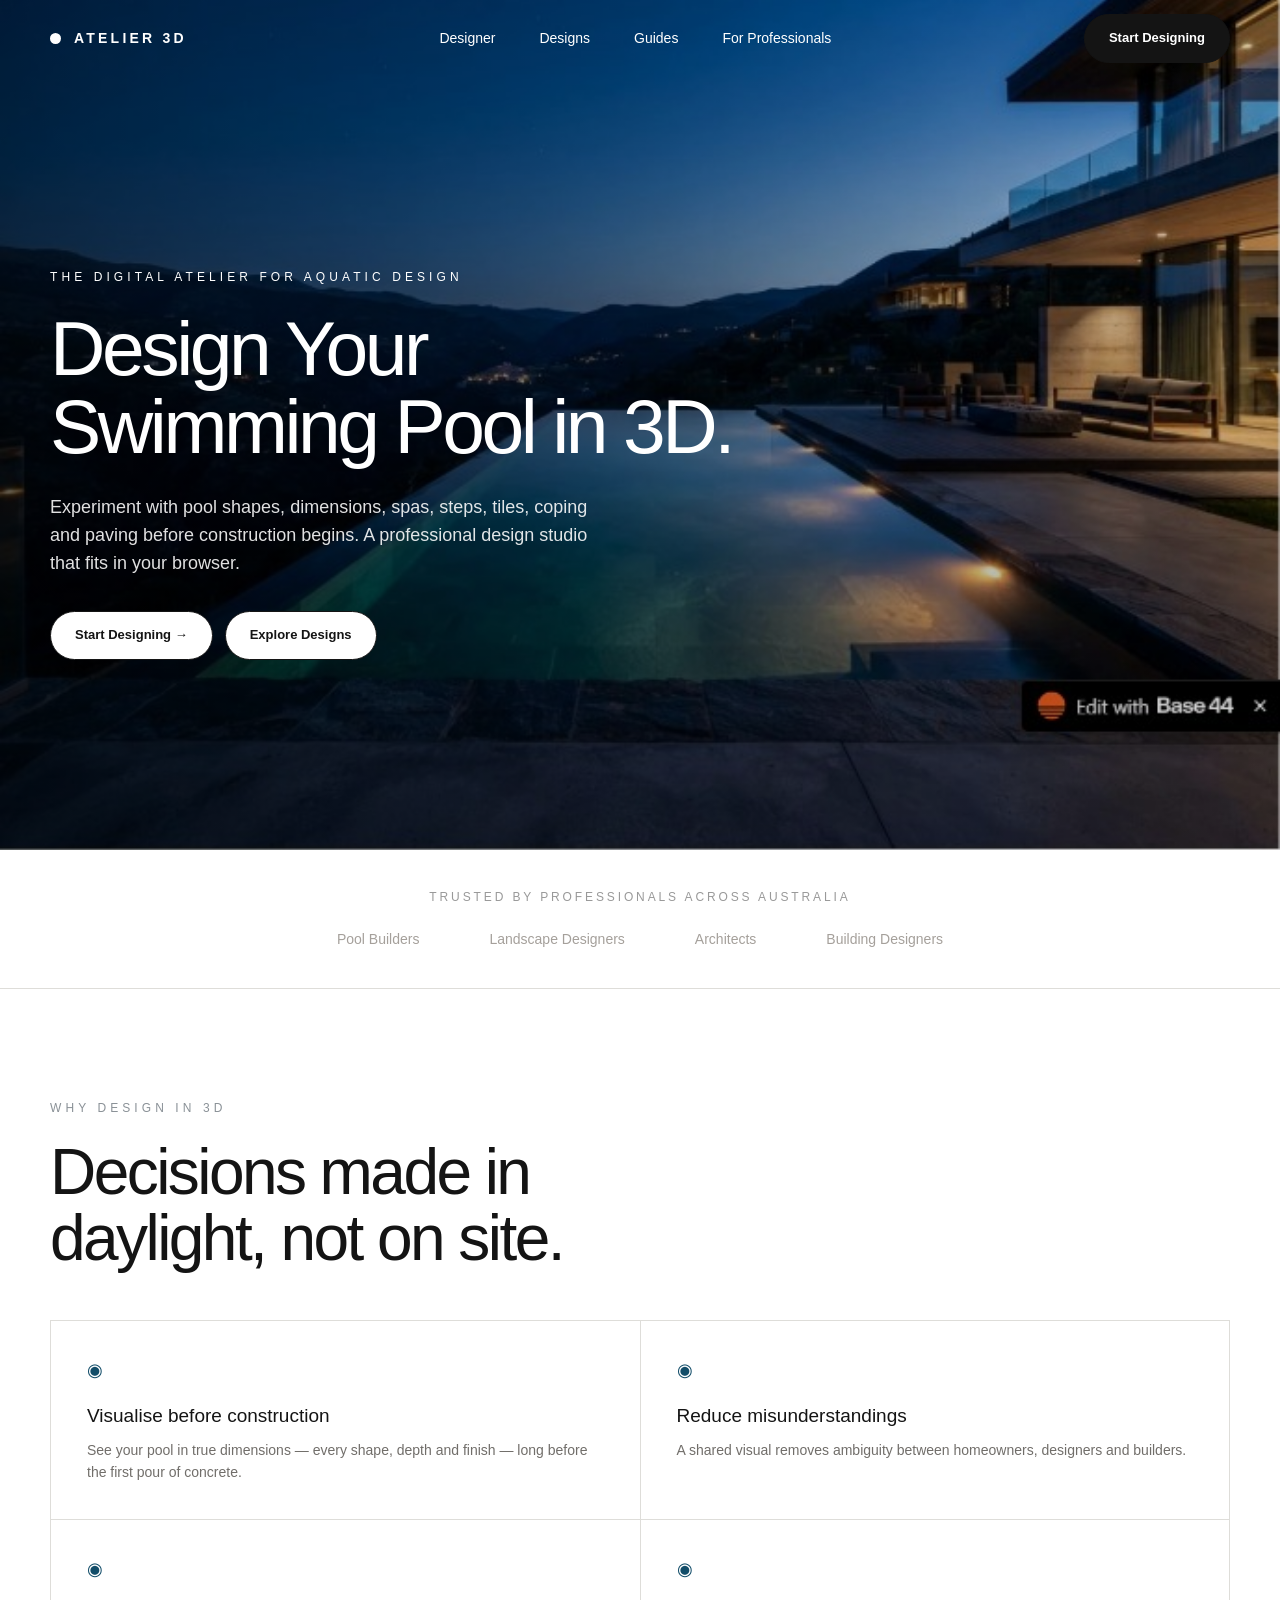
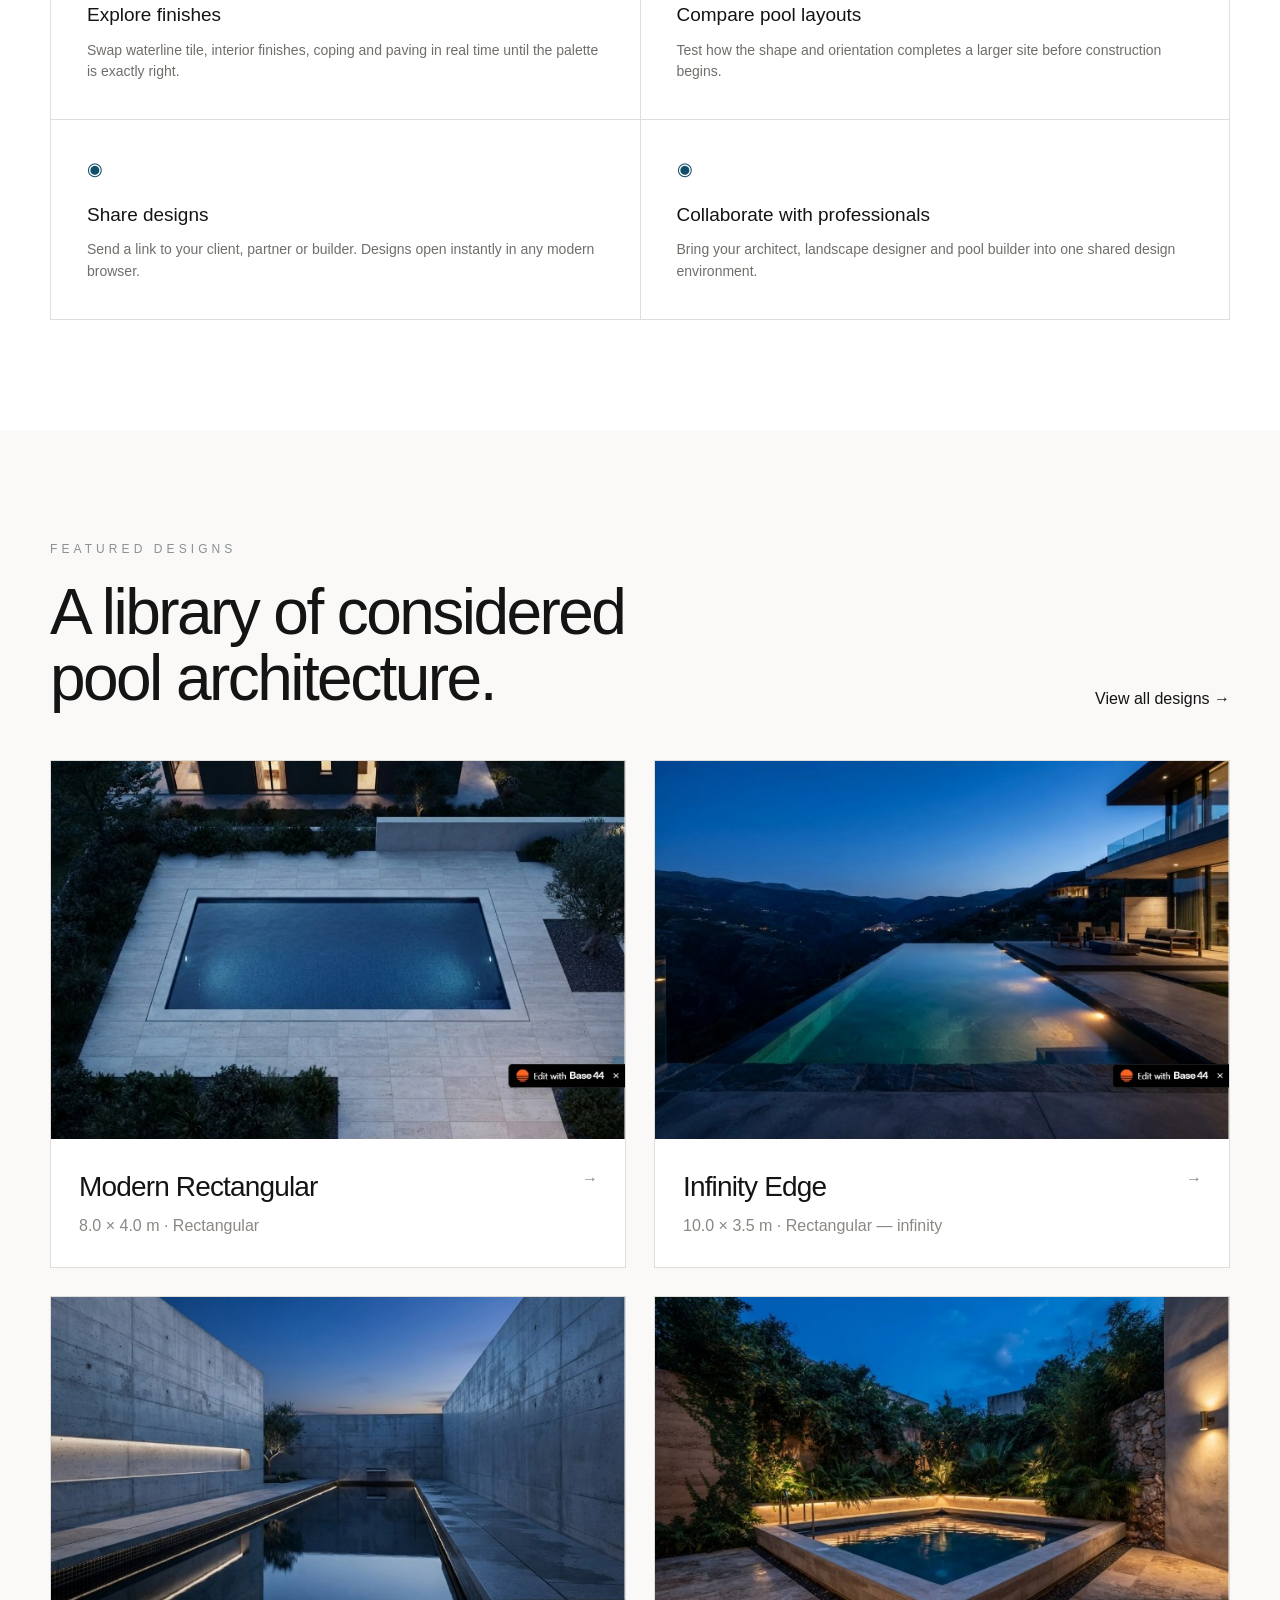
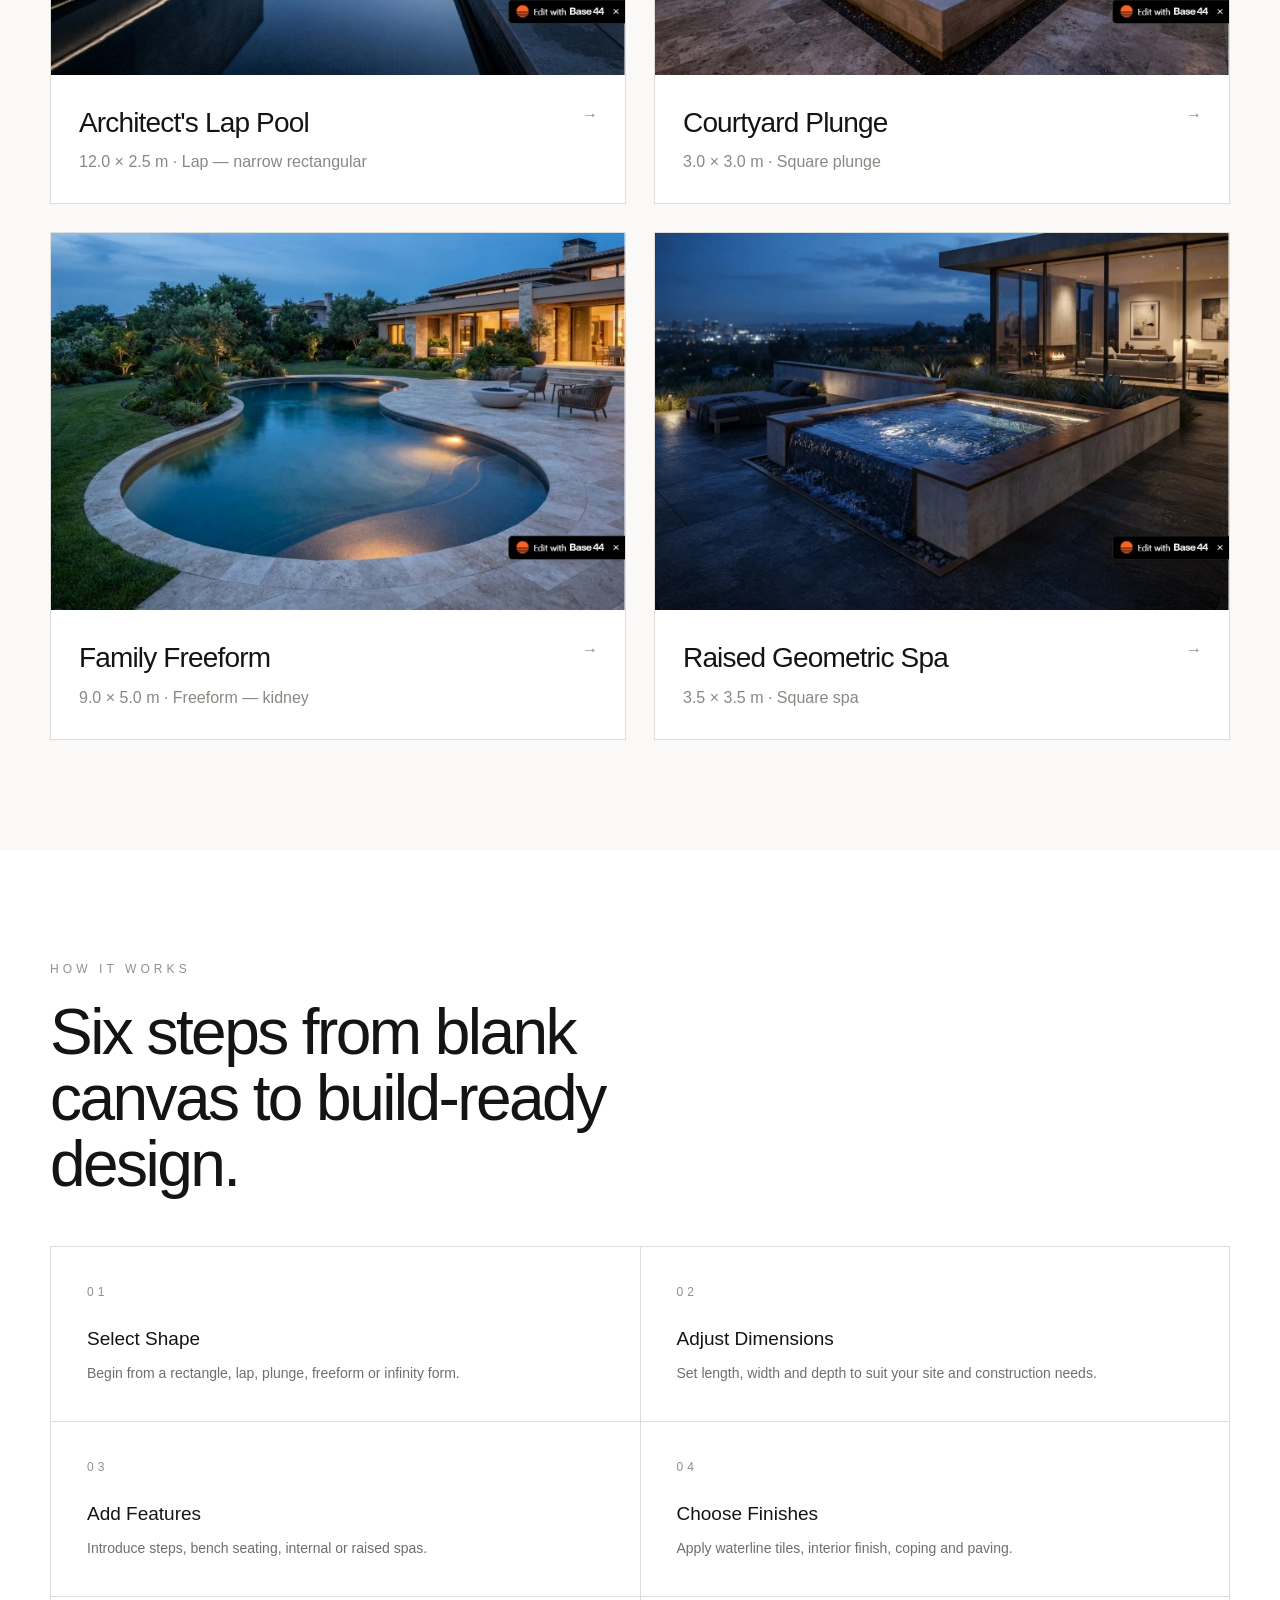
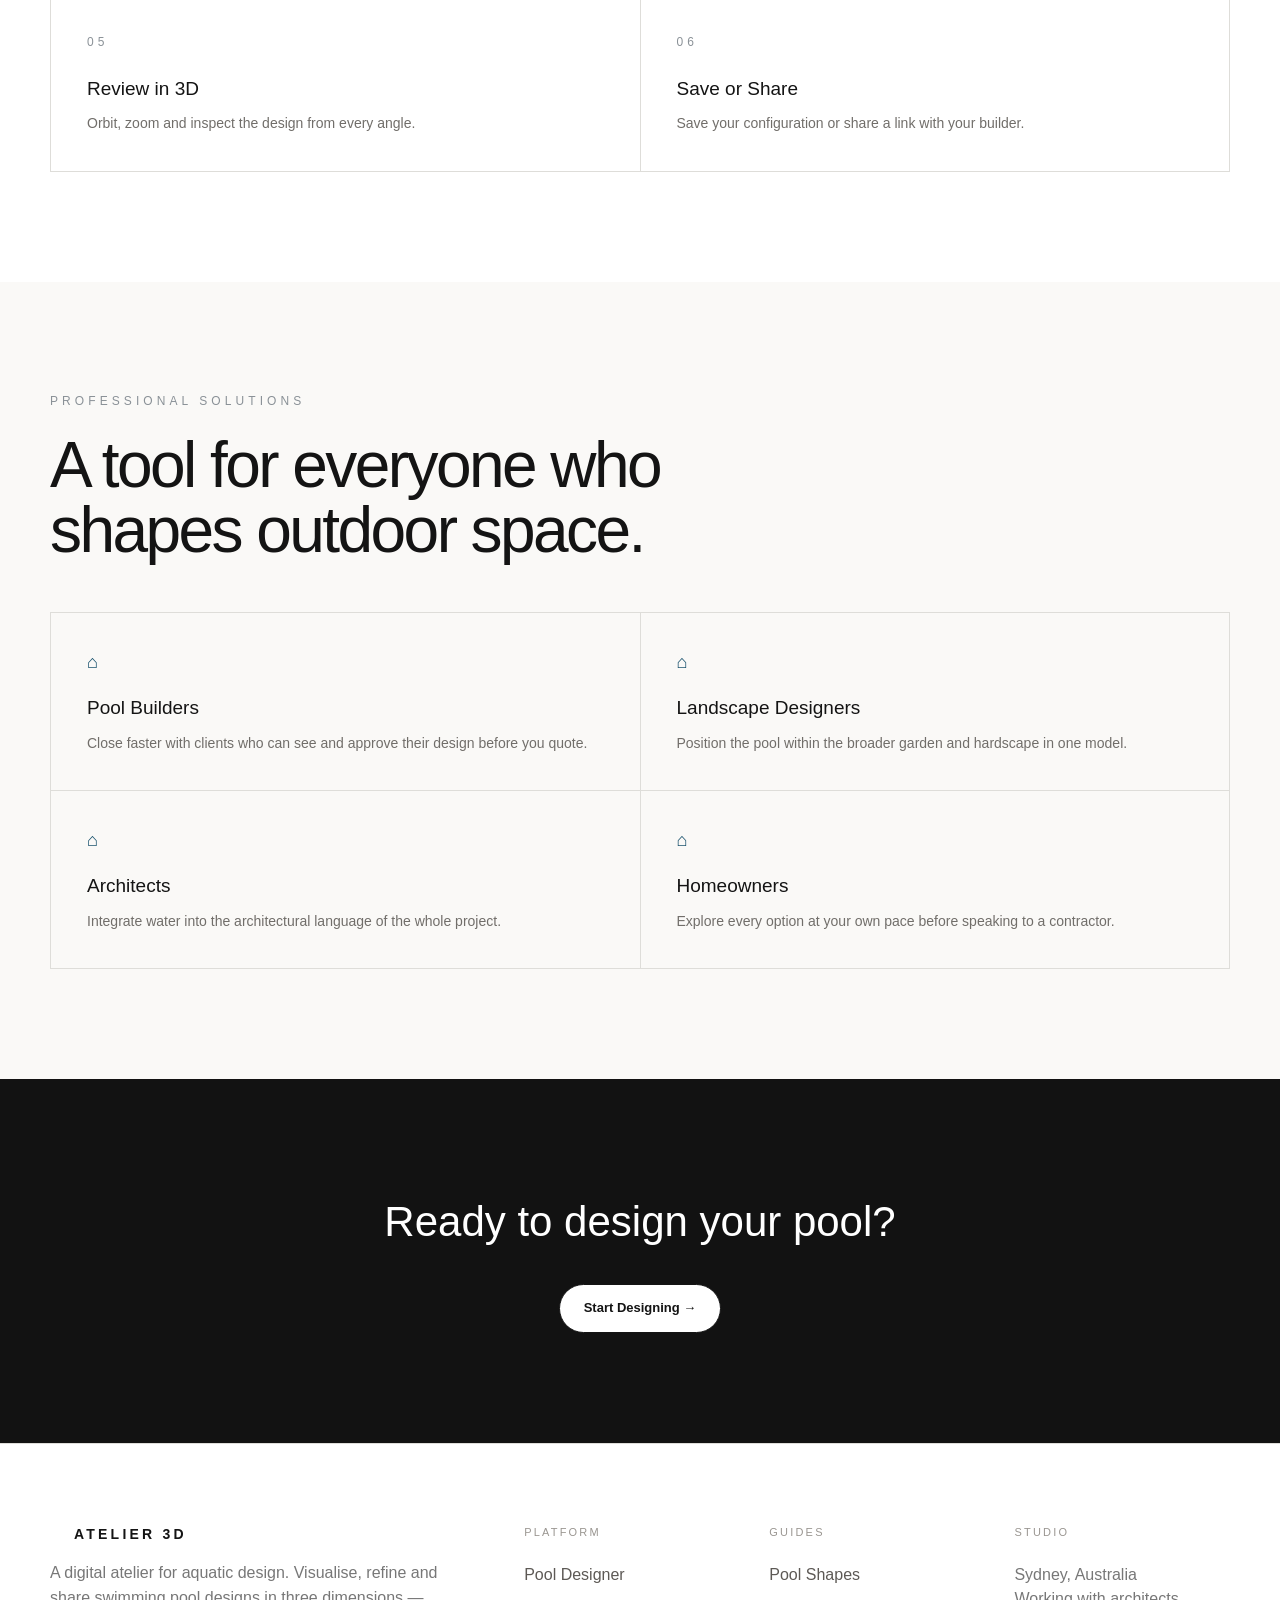
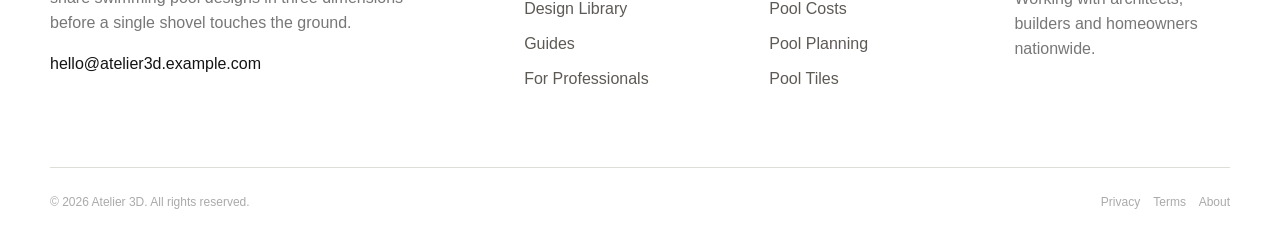
<file: index.html>
<!doctype html><html lang="en"><head><meta charset="utf-8"><meta name="viewport" content="width=device-width,initial-scale=1">
<title>Design Your Swimming Pool in 3D | Atelier 3D</title><meta name="description" content="Atelier 3D pool design studio">
<link rel="stylesheet" href="assets/css/site.css"></head><body class="home-page">

<header class="site-header"><div class="shell nav-wrap">
<a class="brand" href="index.html"><span class="brand-dot"></span>ATELIER 3D</a>
<nav class="main-nav">
<a href="pool-designer/index.html">Designer</a>
<a href="pool-designs/index.html">Designs</a>
<a href="guides/index.html">Guides</a>
<a href="professionals/index.html">For Professionals</a>
</nav>
<a class="btn btn-dark" href="pool-designer/index.html">Start Designing</a>
<button class="mobile-toggle" aria-label="Open menu">☰</button>
</div></header>
<main>
<section class="hero"><div class="shell hero-inner"><div class="hero-copy"><div class="eyebrow" style="color:#fff">The digital atelier for aquatic design</div>
<h1>Design Your Swimming Pool in 3D.</h1><p>Experiment with pool shapes, dimensions, spas, steps, tiles, coping and paving before construction begins. A professional design studio that fits in your browser.</p>
<div class="hero-actions"><a class="btn btn-light" href="pool-designer/index.html">Start Designing →</a><a class="btn btn-light" href="pool-designs/index.html">Explore Designs</a></div></div></div></section>
<section class="trust"><div class="shell">Trusted by professionals across Australia<div class="trust-list"><span>Pool Builders</span><span>Landscape Designers</span><span>Architects</span><span>Building Designers</span></div></div></section>
<section class="section"><div class="shell"><div class="eyebrow">Why design in 3D</div><div class="section-head"><h2>Decisions made in daylight, not on site.</h2></div>
<div class="feature-grid"><div class="feature-card"><div class="icon">◉</div><h3>Visualise before construction</h3><p>See your pool in true dimensions — every shape, depth and finish — long before the first pour of concrete.</p></div><div class="feature-card"><div class="icon">◉</div><h3>Reduce misunderstandings</h3><p>A shared visual removes ambiguity between homeowners, designers and builders.</p></div><div class="feature-card"><div class="icon">◉</div><h3>Explore finishes</h3><p>Swap waterline tile, interior finishes, coping and paving in real time until the palette is exactly right.</p></div><div class="feature-card"><div class="icon">◉</div><h3>Compare pool layouts</h3><p>Test how the shape and orientation completes a larger site before construction begins.</p></div><div class="feature-card"><div class="icon">◉</div><h3>Share designs</h3><p>Send a link to your client, partner or builder. Designs open instantly in any modern browser.</p></div><div class="feature-card"><div class="icon">◉</div><h3>Collaborate with professionals</h3><p>Bring your architect, landscape designer and pool builder into one shared design environment.</p></div></div></div></section>
<section class="section section-soft"><div class="shell"><div class="eyebrow">Featured designs</div><div class="section-head"><h2>A library of considered pool architecture.</h2><a href="pool-designs/index.html">View all designs →</a></div><div class="design-grid"><a class="design-card" href="pool-designs/modern-rectangular/index.html"><img src="assets/images/modern-rectangular.jpg" alt="Modern Rectangular">
<div class="design-copy"><h3>Modern Rectangular</h3><p>8.0 × 4.0 m · Rectangular</p><span class="arrow">→</span></div></a><a class="design-card" href="pool-designs/infinity-edge/index.html"><img src="assets/images/infinity-edge.jpg" alt="Infinity Edge">
<div class="design-copy"><h3>Infinity Edge</h3><p>10.0 × 3.5 m · Rectangular — infinity</p><span class="arrow">→</span></div></a><a class="design-card" href="pool-designs/architect-lap-pool/index.html"><img src="assets/images/architect-lap-pool.jpg" alt="Architect's Lap Pool">
<div class="design-copy"><h3>Architect's Lap Pool</h3><p>12.0 × 2.5 m · Lap — narrow rectangular</p><span class="arrow">→</span></div></a><a class="design-card" href="pool-designs/courtyard-plunge/index.html"><img src="assets/images/courtyard-plunge.jpg" alt="Courtyard Plunge">
<div class="design-copy"><h3>Courtyard Plunge</h3><p>3.0 × 3.0 m · Square plunge</p><span class="arrow">→</span></div></a><a class="design-card" href="pool-designs/family-freeform/index.html"><img src="assets/images/family-freeform.jpg" alt="Family Freeform">
<div class="design-copy"><h3>Family Freeform</h3><p>9.0 × 5.0 m · Freeform — kidney</p><span class="arrow">→</span></div></a><a class="design-card" href="pool-designs/raised-geometric-spa/index.html"><img src="assets/images/raised-geometric-spa.jpg" alt="Raised Geometric Spa">
<div class="design-copy"><h3>Raised Geometric Spa</h3><p>3.5 × 3.5 m · Square spa</p><span class="arrow">→</span></div></a></div></div></section>
<section class="section"><div class="shell"><div class="eyebrow">How it works</div><div class="section-head"><h2>Six steps from blank canvas to build-ready design.</h2></div><div class="steps-grid"><div class="step-card"><div class="eyebrow">01</div><h3>Select Shape</h3><p>Begin from a rectangle, lap, plunge, freeform or infinity form.</p></div><div class="step-card"><div class="eyebrow">02</div><h3>Adjust Dimensions</h3><p>Set length, width and depth to suit your site and construction needs.</p></div><div class="step-card"><div class="eyebrow">03</div><h3>Add Features</h3><p>Introduce steps, bench seating, internal or raised spas.</p></div><div class="step-card"><div class="eyebrow">04</div><h3>Choose Finishes</h3><p>Apply waterline tiles, interior finish, coping and paving.</p></div><div class="step-card"><div class="eyebrow">05</div><h3>Review in 3D</h3><p>Orbit, zoom and inspect the design from every angle.</p></div><div class="step-card"><div class="eyebrow">06</div><h3>Save or Share</h3><p>Save your configuration or share a link with your builder.</p></div></div></div></section>
<section class="section section-soft"><div class="shell"><div class="eyebrow">Professional solutions</div><div class="section-head"><h2>A tool for everyone who shapes outdoor space.</h2></div><div class="role-grid">
<div class="role-card"><div class="icon">⌂</div><h3>Pool Builders</h3><p>Close faster with clients who can see and approve their design before you quote.</p></div><div class="role-card"><div class="icon">⌂</div><h3>Landscape Designers</h3><p>Position the pool within the broader garden and hardscape in one model.</p></div><div class="role-card"><div class="icon">⌂</div><h3>Architects</h3><p>Integrate water into the architectural language of the whole project.</p></div><div class="role-card"><div class="icon">⌂</div><h3>Homeowners</h3><p>Explore every option at your own pace before speaking to a contractor.</p></div></div></div></section>
<section class="section-dark dark-cta"><h2>Ready to design your pool?</h2><a class="btn btn-light" href="pool-designer/index.html">Start Designing →</a></section>
</main>
<footer class="site-footer"><div class="shell">
<div class="footer-grid">
<div><a class="brand" href="index.html"><span class="brand-dot"></span>ATELIER 3D</a>
<p class="footer-copy">A digital atelier for aquatic design. Visualise, refine and share swimming pool designs in three dimensions — before a single shovel touches the ground.</p>
<p>hello@atelier3d.example.com</p></div>
<div class="footer-col"><div class="footer-title">Platform</div><a href="pool-designer/index.html">Pool Designer</a><a href="pool-designs/index.html">Design Library</a><a href="guides/index.html">Guides</a><a href="professionals/index.html">For Professionals</a></div>
<div class="footer-col"><div class="footer-title">Guides</div><a href="guides/pool-shapes/index.html">Pool Shapes</a><a href="guides/pool-costs/index.html">Pool Costs</a><a href="guides/pool-planning/index.html">Pool Planning</a><a href="guides/pool-tiles/index.html">Pool Tiles</a></div>
<div class="footer-col"><div class="footer-title">Studio</div><p class="footer-copy">Sydney, Australia<br>Working with architects, builders and homeowners nationwide.</p></div>
</div>
<div class="footer-bottom"><span>© 2026 Atelier 3D. All rights reserved.</span><span><a href="privacy-policy/index.html">Privacy</a>&nbsp;&nbsp;&nbsp; <a href="terms-and-conditions/index.html">Terms</a>&nbsp;&nbsp;&nbsp; <a href="about/index.html">About</a></span></div>
</div></footer>
<script src="assets/js/site.js"></script></body></html>
</file>
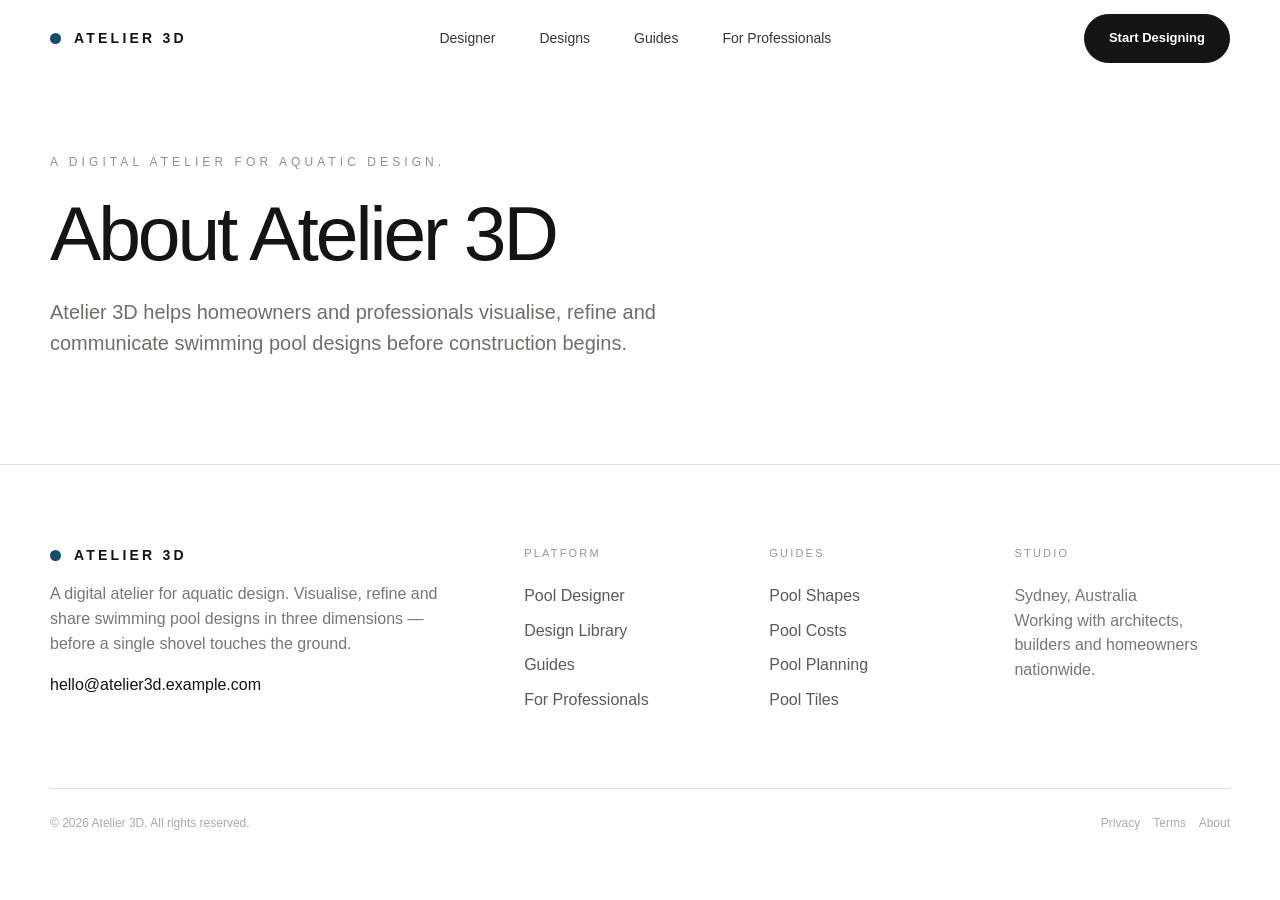
<file: about/index.html>
<!doctype html><html lang="en"><head><meta charset="utf-8"><meta name="viewport" content="width=device-width,initial-scale=1">
<title>About Atelier 3D | Atelier 3D</title><meta name="description" content="Atelier 3D pool design studio">
<link rel="stylesheet" href="../assets/css/site.css"></head><body>

<header class="site-header"><div class="shell nav-wrap">
<a class="brand" href="../index.html"><span class="brand-dot"></span>ATELIER 3D</a>
<nav class="main-nav">
<a href="../pool-designer/index.html">Designer</a>
<a href="../pool-designs/index.html">Designs</a>
<a href="../guides/index.html">Guides</a>
<a href="../professionals/index.html">For Professionals</a>
</nav>
<a class="btn btn-dark" href="../pool-designer/index.html">Start Designing</a>
<button class="mobile-toggle" aria-label="Open menu">☰</button>
</div></header><main><section class="page-hero"><div class="shell"><div class="eyebrow">A digital atelier for aquatic design.</div><h1 class="page-title">About Atelier 3D</h1><p class="lead">Atelier 3D helps homeowners and professionals visualise, refine and communicate swimming pool designs before construction begins.</p></div></section></main>
<footer class="site-footer"><div class="shell">
<div class="footer-grid">
<div><a class="brand" href="../index.html"><span class="brand-dot"></span>ATELIER 3D</a>
<p class="footer-copy">A digital atelier for aquatic design. Visualise, refine and share swimming pool designs in three dimensions — before a single shovel touches the ground.</p>
<p>hello@atelier3d.example.com</p></div>
<div class="footer-col"><div class="footer-title">Platform</div><a href="../pool-designer/index.html">Pool Designer</a><a href="../pool-designs/index.html">Design Library</a><a href="../guides/index.html">Guides</a><a href="../professionals/index.html">For Professionals</a></div>
<div class="footer-col"><div class="footer-title">Guides</div><a href="../guides/pool-shapes/index.html">Pool Shapes</a><a href="../guides/pool-costs/index.html">Pool Costs</a><a href="../guides/pool-planning/index.html">Pool Planning</a><a href="../guides/pool-tiles/index.html">Pool Tiles</a></div>
<div class="footer-col"><div class="footer-title">Studio</div><p class="footer-copy">Sydney, Australia<br>Working with architects, builders and homeowners nationwide.</p></div>
</div>
<div class="footer-bottom"><span>© 2026 Atelier 3D. All rights reserved.</span><span><a href="../privacy-policy/index.html">Privacy</a>&nbsp;&nbsp;&nbsp; <a href="../terms-and-conditions/index.html">Terms</a>&nbsp;&nbsp;&nbsp; <a href="../about/index.html">About</a></span></div>
</div></footer>
<script src="../assets/js/site.js"></script></body></html>
</file>
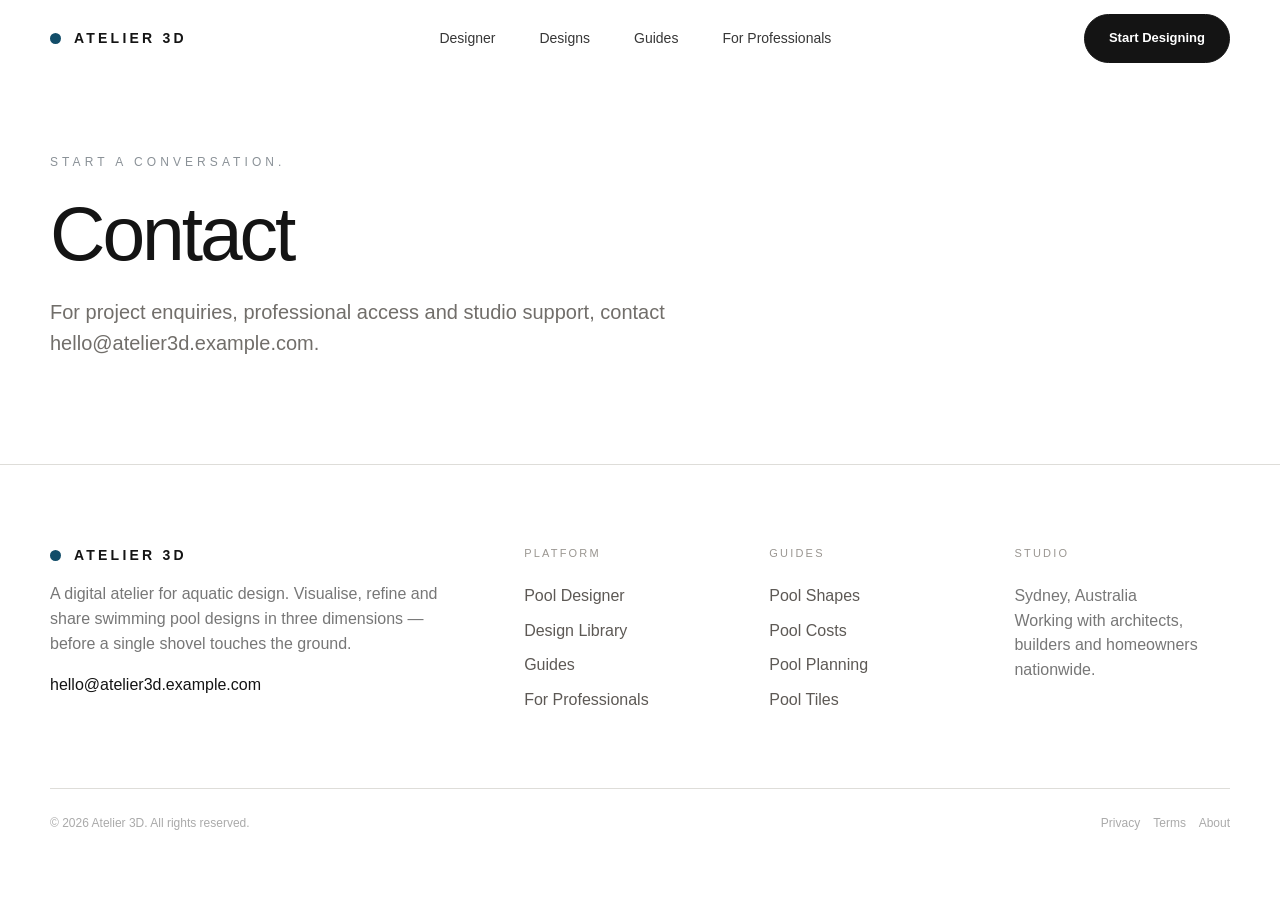
<file: contact/index.html>
<!doctype html><html lang="en"><head><meta charset="utf-8"><meta name="viewport" content="width=device-width,initial-scale=1">
<title>Contact | Atelier 3D</title><meta name="description" content="Atelier 3D pool design studio">
<link rel="stylesheet" href="../assets/css/site.css"></head><body>

<header class="site-header"><div class="shell nav-wrap">
<a class="brand" href="../index.html"><span class="brand-dot"></span>ATELIER 3D</a>
<nav class="main-nav">
<a href="../pool-designer/index.html">Designer</a>
<a href="../pool-designs/index.html">Designs</a>
<a href="../guides/index.html">Guides</a>
<a href="../professionals/index.html">For Professionals</a>
</nav>
<a class="btn btn-dark" href="../pool-designer/index.html">Start Designing</a>
<button class="mobile-toggle" aria-label="Open menu">☰</button>
</div></header><main><section class="page-hero"><div class="shell"><div class="eyebrow">Start a conversation.</div><h1 class="page-title">Contact</h1><p class="lead">For project enquiries, professional access and studio support, contact hello@atelier3d.example.com.</p></div></section></main>
<footer class="site-footer"><div class="shell">
<div class="footer-grid">
<div><a class="brand" href="../index.html"><span class="brand-dot"></span>ATELIER 3D</a>
<p class="footer-copy">A digital atelier for aquatic design. Visualise, refine and share swimming pool designs in three dimensions — before a single shovel touches the ground.</p>
<p>hello@atelier3d.example.com</p></div>
<div class="footer-col"><div class="footer-title">Platform</div><a href="../pool-designer/index.html">Pool Designer</a><a href="../pool-designs/index.html">Design Library</a><a href="../guides/index.html">Guides</a><a href="../professionals/index.html">For Professionals</a></div>
<div class="footer-col"><div class="footer-title">Guides</div><a href="../guides/pool-shapes/index.html">Pool Shapes</a><a href="../guides/pool-costs/index.html">Pool Costs</a><a href="../guides/pool-planning/index.html">Pool Planning</a><a href="../guides/pool-tiles/index.html">Pool Tiles</a></div>
<div class="footer-col"><div class="footer-title">Studio</div><p class="footer-copy">Sydney, Australia<br>Working with architects, builders and homeowners nationwide.</p></div>
</div>
<div class="footer-bottom"><span>© 2026 Atelier 3D. All rights reserved.</span><span><a href="../privacy-policy/index.html">Privacy</a>&nbsp;&nbsp;&nbsp; <a href="../terms-and-conditions/index.html">Terms</a>&nbsp;&nbsp;&nbsp; <a href="../about/index.html">About</a></span></div>
</div></footer>
<script src="../assets/js/site.js"></script></body></html>
</file>
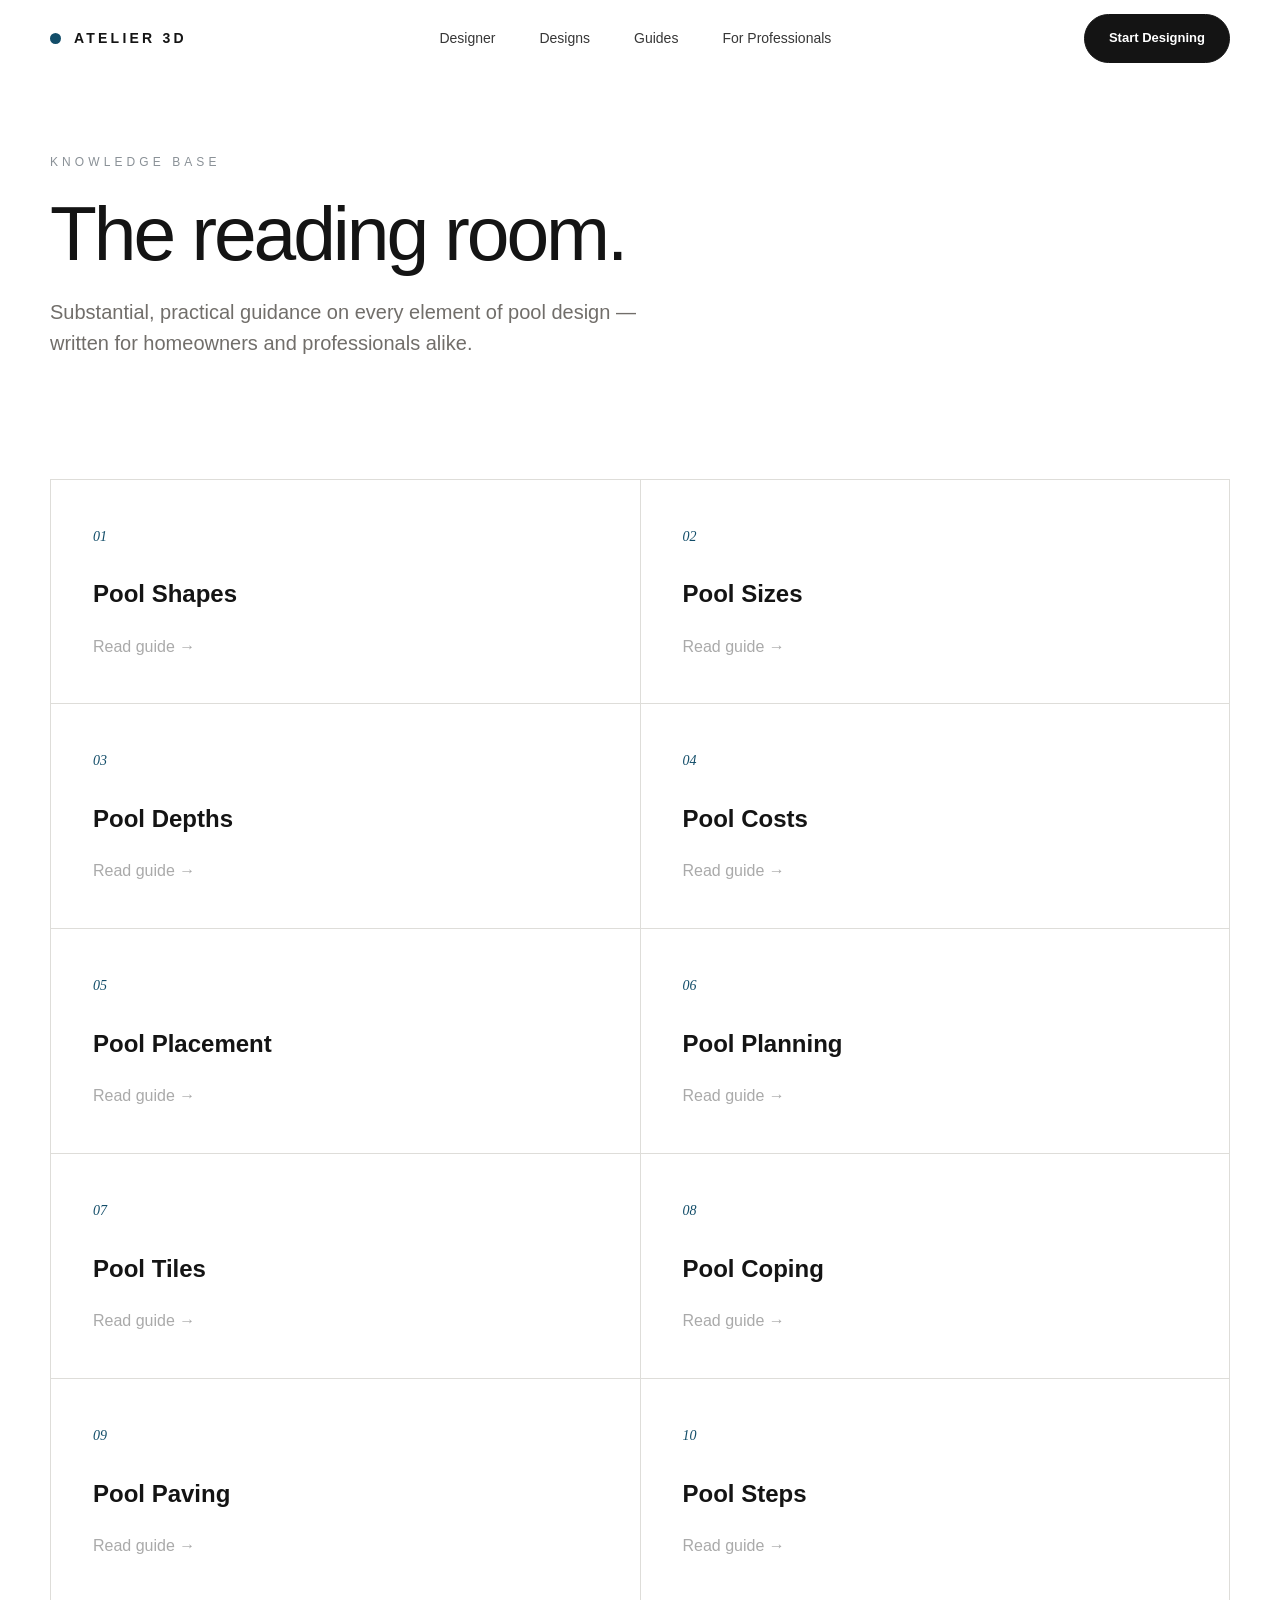
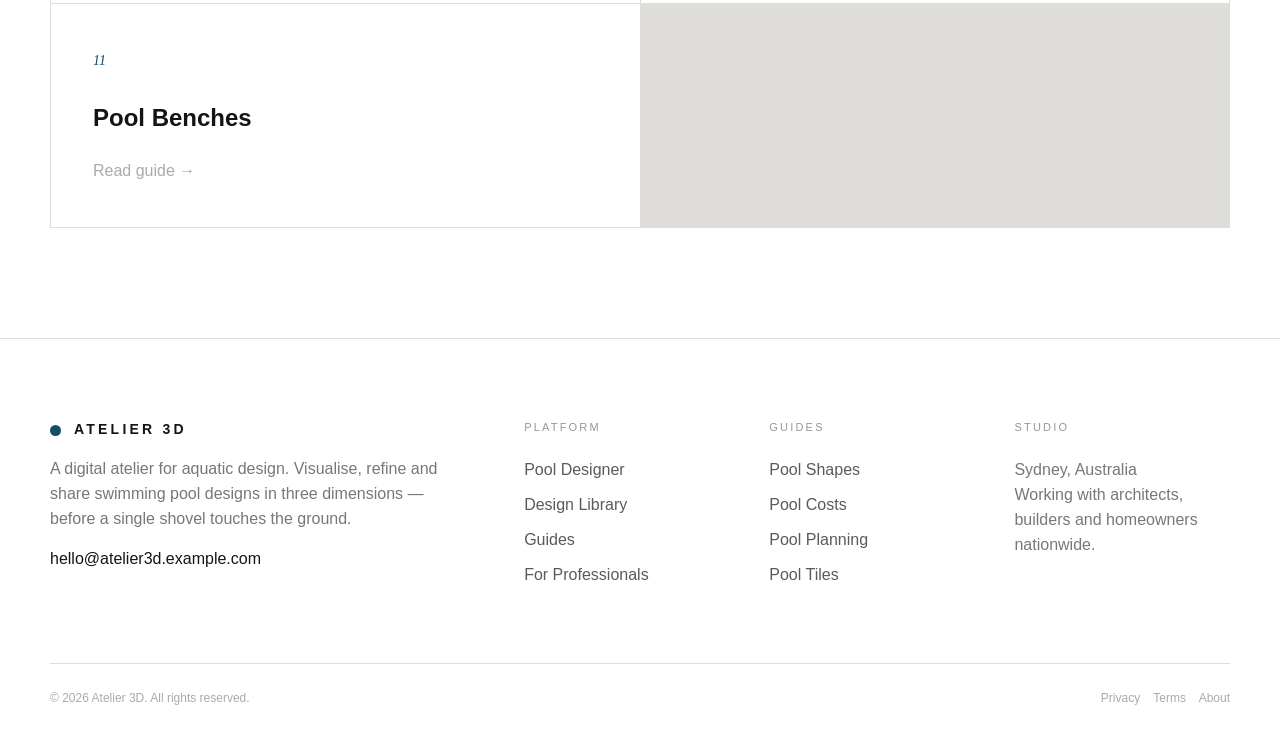
<file: guides/index.html>
<!doctype html><html lang="en"><head><meta charset="utf-8"><meta name="viewport" content="width=device-width,initial-scale=1">
<title>Pool Design Guides | Atelier 3D</title><meta name="description" content="Atelier 3D pool design studio">
<link rel="stylesheet" href="../assets/css/site.css"></head><body>

<header class="site-header"><div class="shell nav-wrap">
<a class="brand" href="../index.html"><span class="brand-dot"></span>ATELIER 3D</a>
<nav class="main-nav">
<a href="../pool-designer/index.html">Designer</a>
<a href="../pool-designs/index.html">Designs</a>
<a href="../guides/index.html">Guides</a>
<a href="../professionals/index.html">For Professionals</a>
</nav>
<a class="btn btn-dark" href="../pool-designer/index.html">Start Designing</a>
<button class="mobile-toggle" aria-label="Open menu">☰</button>
</div></header><main><section class="page-hero"><div class="shell"><div class="eyebrow">Knowledge base</div><h1 class="page-title">The reading room.</h1><p class="lead">Substantial, practical guidance on every element of pool design — written for homeowners and professionals alike.</p></div></section>
<section class="section" style="padding-top:15px"><div class="shell"><div class="guide-grid"><a class="guide-card" href="pool-shapes/index.html"><span class="num">01</span><h2>Pool Shapes</h2><span>Read guide →</span></a><a class="guide-card" href="pool-sizes/index.html"><span class="num">02</span><h2>Pool Sizes</h2><span>Read guide →</span></a><a class="guide-card" href="pool-depths/index.html"><span class="num">03</span><h2>Pool Depths</h2><span>Read guide →</span></a><a class="guide-card" href="pool-costs/index.html"><span class="num">04</span><h2>Pool Costs</h2><span>Read guide →</span></a><a class="guide-card" href="pool-placement/index.html"><span class="num">05</span><h2>Pool Placement</h2><span>Read guide →</span></a><a class="guide-card" href="pool-planning/index.html"><span class="num">06</span><h2>Pool Planning</h2><span>Read guide →</span></a><a class="guide-card" href="pool-tiles/index.html"><span class="num">07</span><h2>Pool Tiles</h2><span>Read guide →</span></a><a class="guide-card" href="pool-coping/index.html"><span class="num">08</span><h2>Pool Coping</h2><span>Read guide →</span></a><a class="guide-card" href="pool-paving/index.html"><span class="num">09</span><h2>Pool Paving</h2><span>Read guide →</span></a><a class="guide-card" href="pool-steps/index.html"><span class="num">10</span><h2>Pool Steps</h2><span>Read guide →</span></a><a class="guide-card" href="pool-benches/index.html"><span class="num">11</span><h2>Pool Benches</h2><span>Read guide →</span></a><div style="background:#deddd9;border-right:1px solid var(--line);border-bottom:1px solid var(--line)"></div></div></div></section></main>
<footer class="site-footer"><div class="shell">
<div class="footer-grid">
<div><a class="brand" href="../index.html"><span class="brand-dot"></span>ATELIER 3D</a>
<p class="footer-copy">A digital atelier for aquatic design. Visualise, refine and share swimming pool designs in three dimensions — before a single shovel touches the ground.</p>
<p>hello@atelier3d.example.com</p></div>
<div class="footer-col"><div class="footer-title">Platform</div><a href="../pool-designer/index.html">Pool Designer</a><a href="../pool-designs/index.html">Design Library</a><a href="../guides/index.html">Guides</a><a href="../professionals/index.html">For Professionals</a></div>
<div class="footer-col"><div class="footer-title">Guides</div><a href="../guides/pool-shapes/index.html">Pool Shapes</a><a href="../guides/pool-costs/index.html">Pool Costs</a><a href="../guides/pool-planning/index.html">Pool Planning</a><a href="../guides/pool-tiles/index.html">Pool Tiles</a></div>
<div class="footer-col"><div class="footer-title">Studio</div><p class="footer-copy">Sydney, Australia<br>Working with architects, builders and homeowners nationwide.</p></div>
</div>
<div class="footer-bottom"><span>© 2026 Atelier 3D. All rights reserved.</span><span><a href="../privacy-policy/index.html">Privacy</a>&nbsp;&nbsp;&nbsp; <a href="../terms-and-conditions/index.html">Terms</a>&nbsp;&nbsp;&nbsp; <a href="../about/index.html">About</a></span></div>
</div></footer>
<script src="../assets/js/site.js"></script></body></html>
</file>
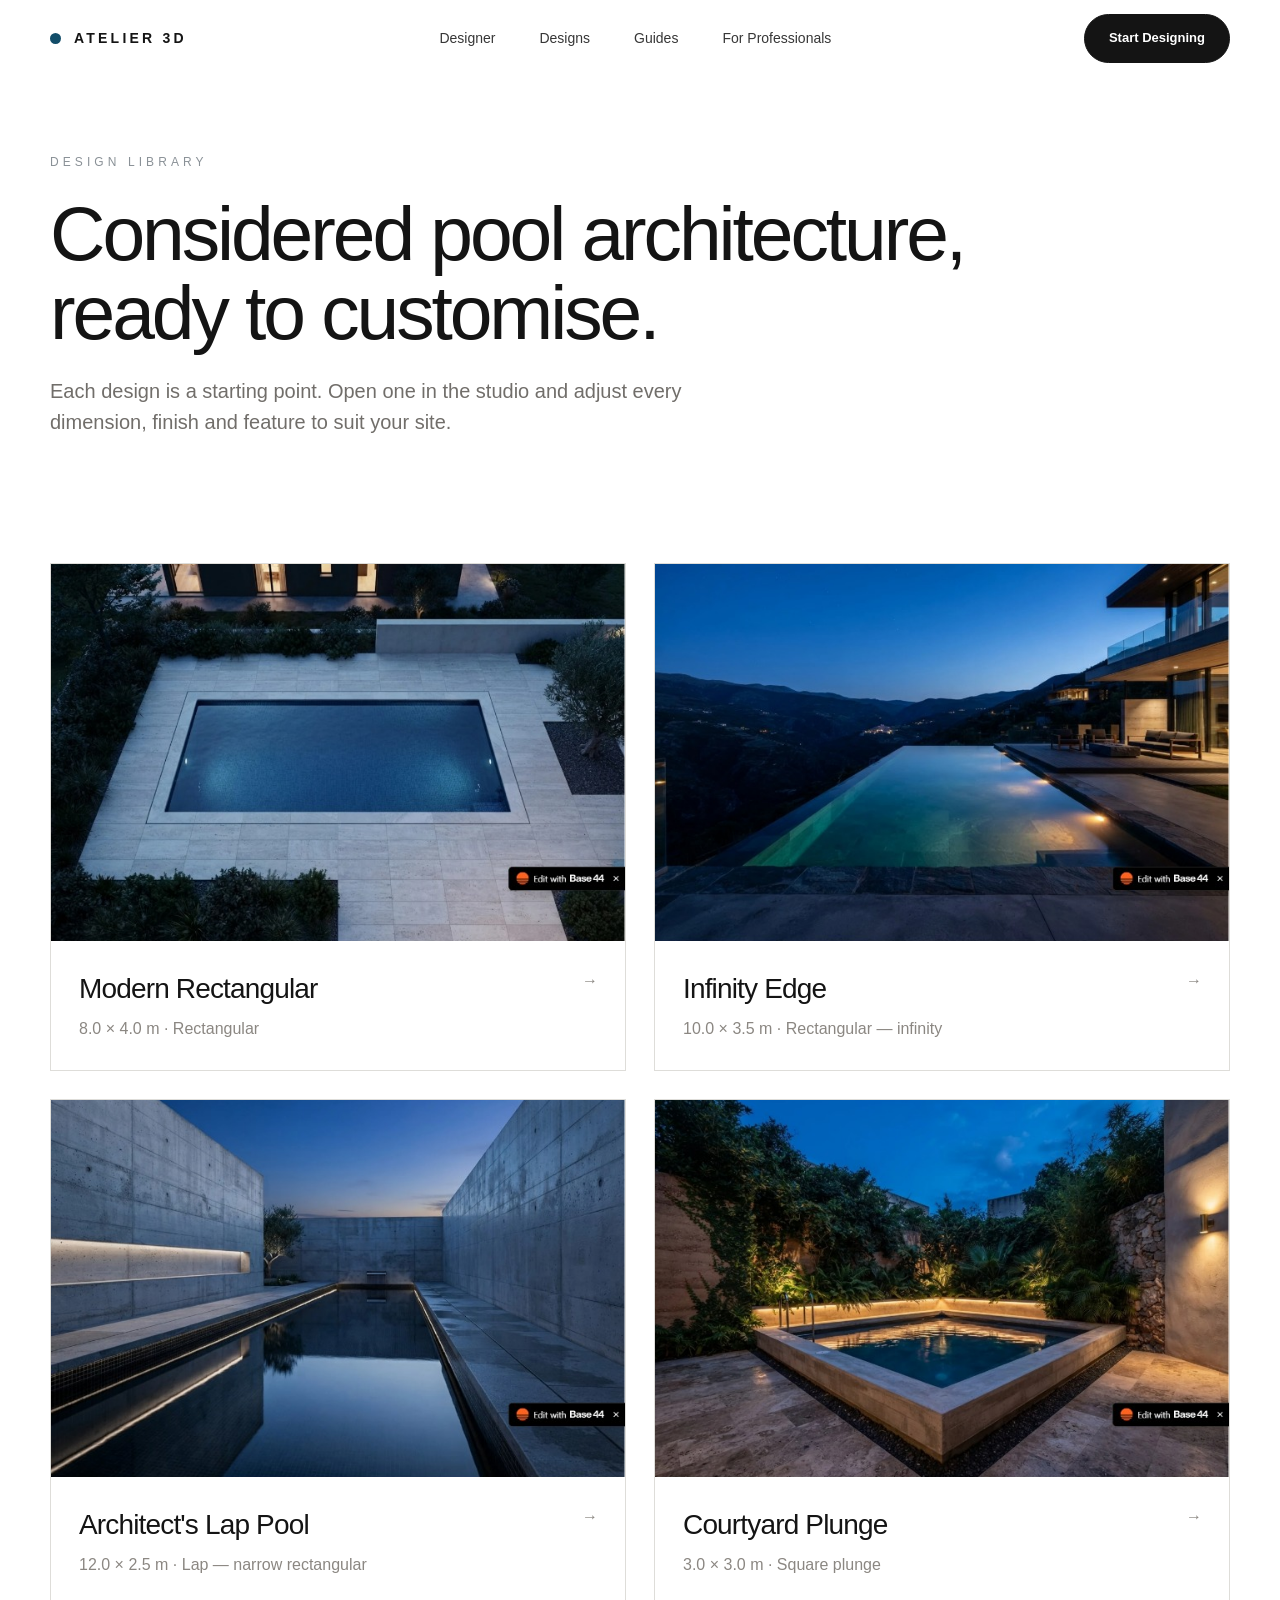
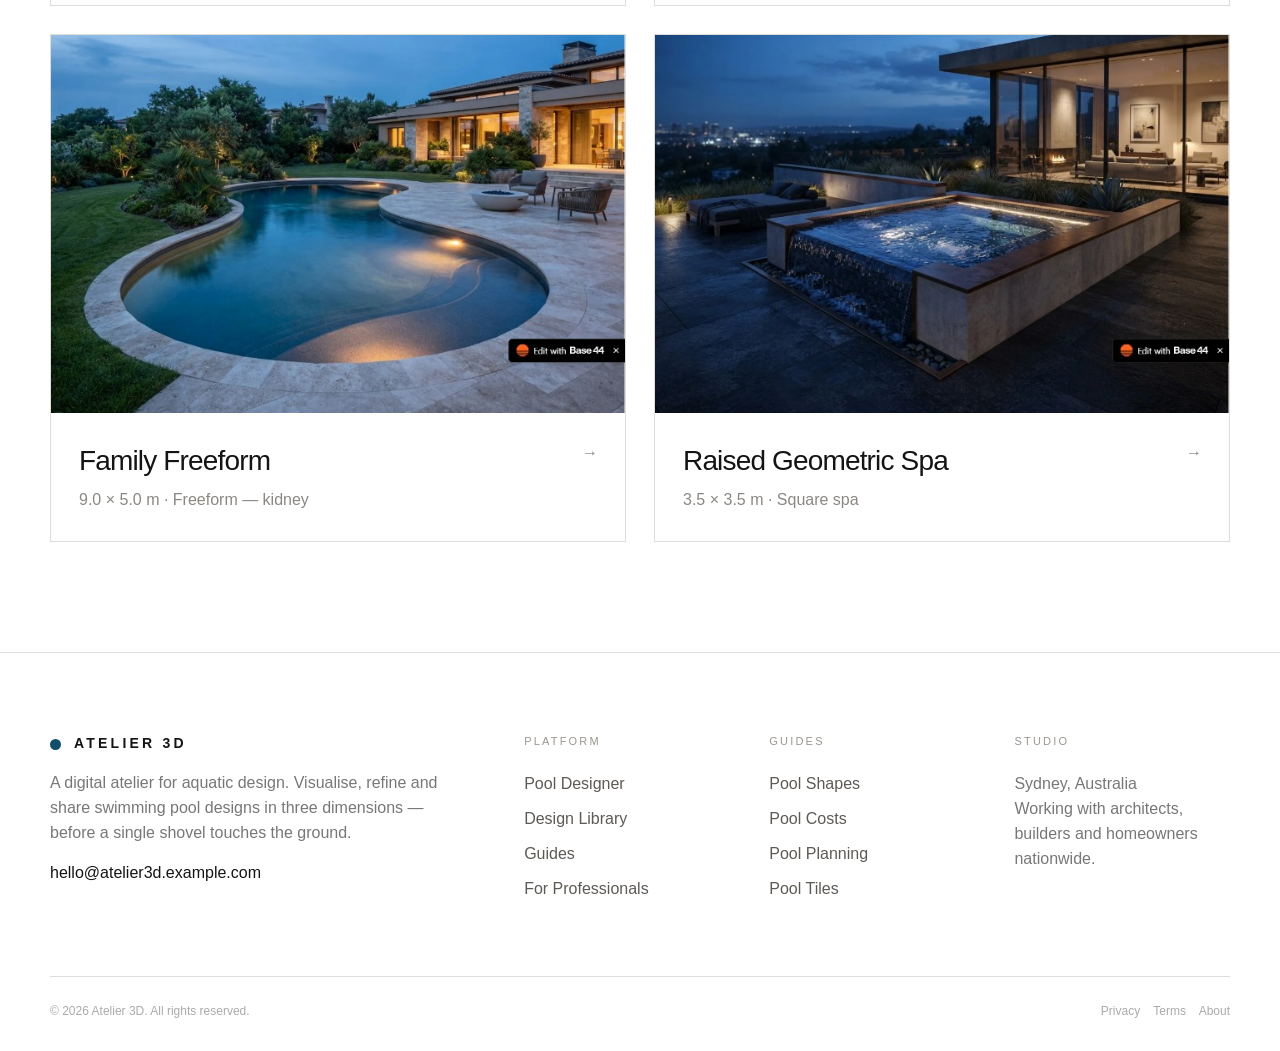
<file: pool-designs/index.html>
<!doctype html><html lang="en"><head><meta charset="utf-8"><meta name="viewport" content="width=device-width,initial-scale=1">
<title>Pool Design Library | Atelier 3D</title><meta name="description" content="Atelier 3D pool design studio">
<link rel="stylesheet" href="../assets/css/site.css"></head><body>

<header class="site-header"><div class="shell nav-wrap">
<a class="brand" href="../index.html"><span class="brand-dot"></span>ATELIER 3D</a>
<nav class="main-nav">
<a href="../pool-designer/index.html">Designer</a>
<a href="../pool-designs/index.html">Designs</a>
<a href="../guides/index.html">Guides</a>
<a href="../professionals/index.html">For Professionals</a>
</nav>
<a class="btn btn-dark" href="../pool-designer/index.html">Start Designing</a>
<button class="mobile-toggle" aria-label="Open menu">☰</button>
</div></header><main><section class="page-hero"><div class="shell"><div class="eyebrow">Design library</div><h1 class="page-title">Considered pool architecture,<br>ready to customise.</h1><p class="lead">Each design is a starting point. Open one in the studio and adjust every dimension, finish and feature to suit your site.</p></div></section>
<section class="section" style="padding-top:20px"><div class="shell"><div class="design-grid"><a class="design-card" href="modern-rectangular/index.html"><img src="../assets/images/modern-rectangular.jpg" alt="Modern Rectangular">
<div class="design-copy"><h3>Modern Rectangular</h3><p>8.0 × 4.0 m · Rectangular</p><span class="arrow">→</span></div></a><a class="design-card" href="infinity-edge/index.html"><img src="../assets/images/infinity-edge.jpg" alt="Infinity Edge">
<div class="design-copy"><h3>Infinity Edge</h3><p>10.0 × 3.5 m · Rectangular — infinity</p><span class="arrow">→</span></div></a><a class="design-card" href="architect-lap-pool/index.html"><img src="../assets/images/architect-lap-pool.jpg" alt="Architect's Lap Pool">
<div class="design-copy"><h3>Architect's Lap Pool</h3><p>12.0 × 2.5 m · Lap — narrow rectangular</p><span class="arrow">→</span></div></a><a class="design-card" href="courtyard-plunge/index.html"><img src="../assets/images/courtyard-plunge.jpg" alt="Courtyard Plunge">
<div class="design-copy"><h3>Courtyard Plunge</h3><p>3.0 × 3.0 m · Square plunge</p><span class="arrow">→</span></div></a><a class="design-card" href="family-freeform/index.html"><img src="../assets/images/family-freeform.jpg" alt="Family Freeform">
<div class="design-copy"><h3>Family Freeform</h3><p>9.0 × 5.0 m · Freeform — kidney</p><span class="arrow">→</span></div></a><a class="design-card" href="raised-geometric-spa/index.html"><img src="../assets/images/raised-geometric-spa.jpg" alt="Raised Geometric Spa">
<div class="design-copy"><h3>Raised Geometric Spa</h3><p>3.5 × 3.5 m · Square spa</p><span class="arrow">→</span></div></a></div></div></section></main>
<footer class="site-footer"><div class="shell">
<div class="footer-grid">
<div><a class="brand" href="../index.html"><span class="brand-dot"></span>ATELIER 3D</a>
<p class="footer-copy">A digital atelier for aquatic design. Visualise, refine and share swimming pool designs in three dimensions — before a single shovel touches the ground.</p>
<p>hello@atelier3d.example.com</p></div>
<div class="footer-col"><div class="footer-title">Platform</div><a href="../pool-designer/index.html">Pool Designer</a><a href="../pool-designs/index.html">Design Library</a><a href="../guides/index.html">Guides</a><a href="../professionals/index.html">For Professionals</a></div>
<div class="footer-col"><div class="footer-title">Guides</div><a href="../guides/pool-shapes/index.html">Pool Shapes</a><a href="../guides/pool-costs/index.html">Pool Costs</a><a href="../guides/pool-planning/index.html">Pool Planning</a><a href="../guides/pool-tiles/index.html">Pool Tiles</a></div>
<div class="footer-col"><div class="footer-title">Studio</div><p class="footer-copy">Sydney, Australia<br>Working with architects, builders and homeowners nationwide.</p></div>
</div>
<div class="footer-bottom"><span>© 2026 Atelier 3D. All rights reserved.</span><span><a href="../privacy-policy/index.html">Privacy</a>&nbsp;&nbsp;&nbsp; <a href="../terms-and-conditions/index.html">Terms</a>&nbsp;&nbsp;&nbsp; <a href="../about/index.html">About</a></span></div>
</div></footer>
<script src="../assets/js/site.js"></script></body></html>
</file>
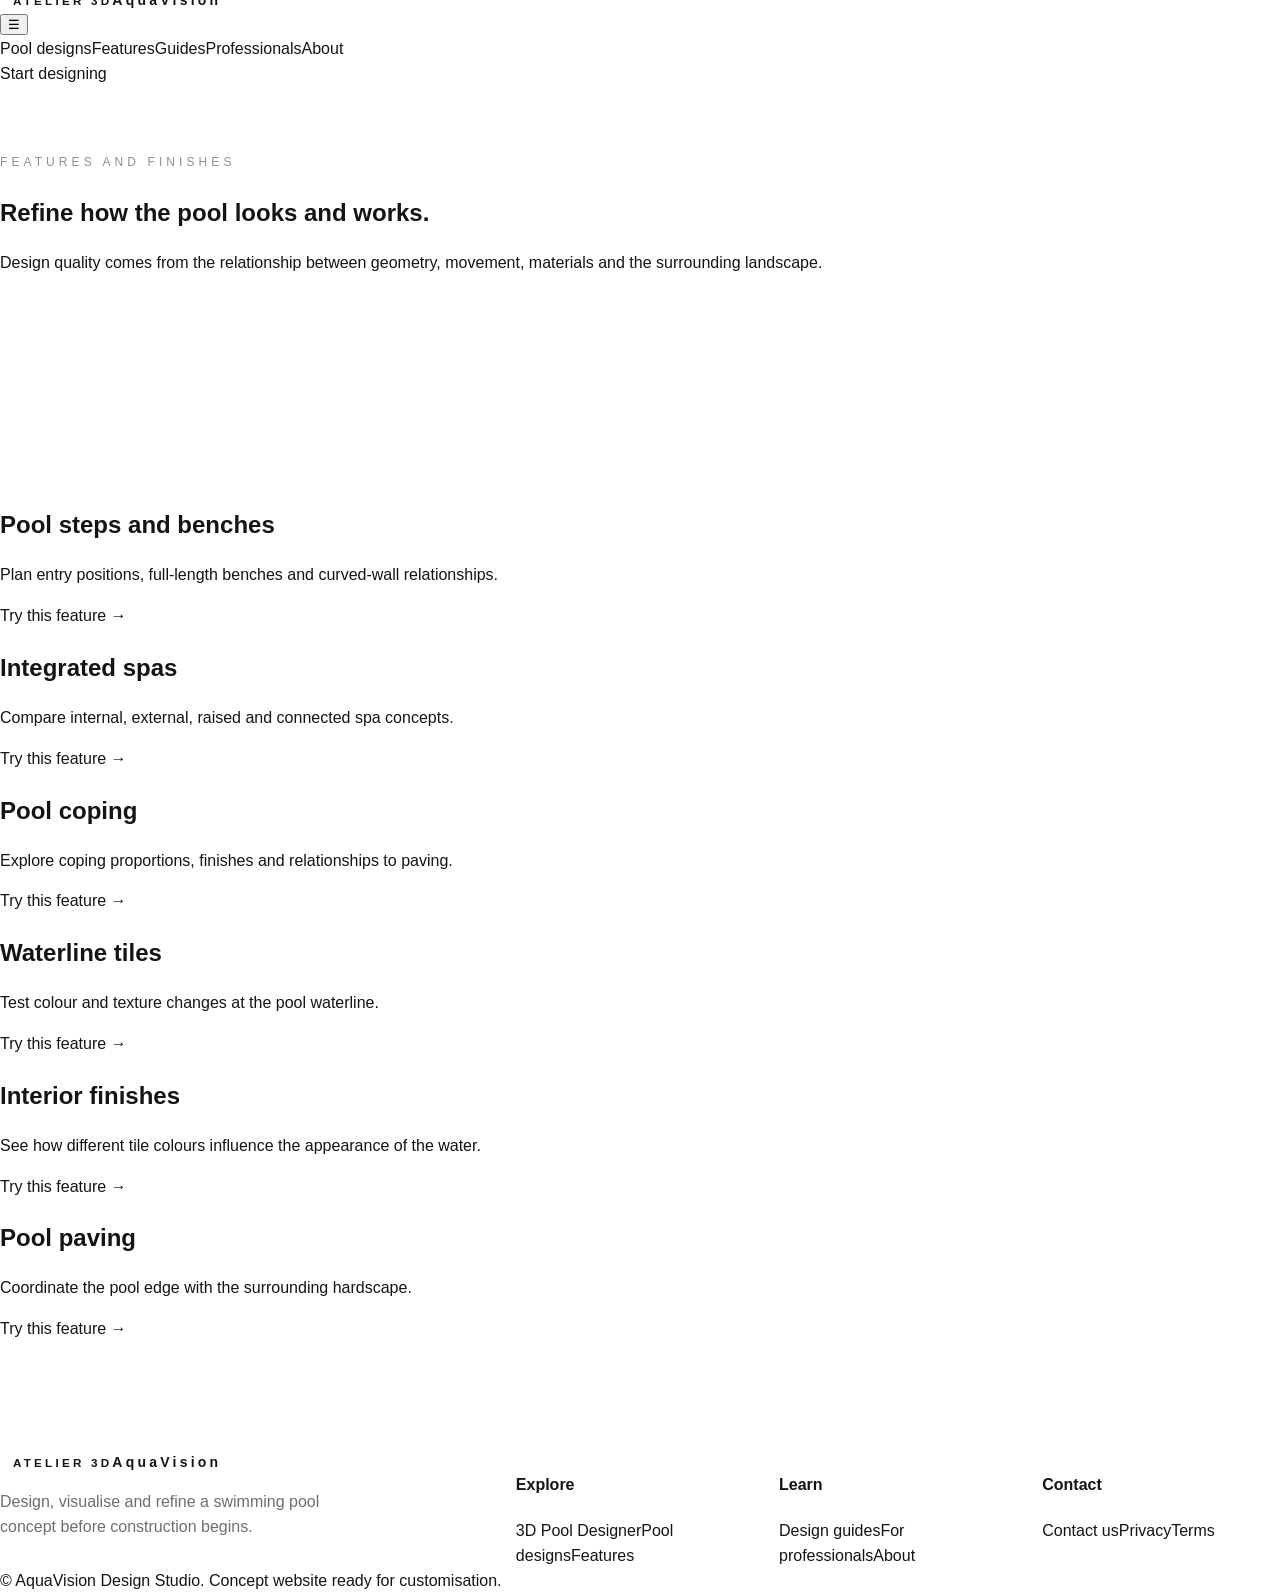
<file: pool-features/index.html>
<!doctype html><html lang="en-AU"><head><meta charset="utf-8"><meta name="viewport" content="width=device-width,initial-scale=1"><title>Pool Features and Finishes | AquaVision</title><meta name="description" content="Learn about pool steps, bench seats, spas, coping, waterline tiles, interior finishes and paving."><link rel="canonical" href="https://example.com/pool-features/"><meta property="og:title" content="Pool Features and Finishes | AquaVision"><meta property="og:description" content="Learn about pool steps, bench seats, spas, coping, waterline tiles, interior finishes and paving."><meta property="og:type" content="website"><link rel="stylesheet" href="../assets/css/site.css"></head><body><header class="site-header"><div class="container nav"><a class="brand" href="../index.html"><span class="brand-mark"></span><span><small>ATELIER 3D</small>AquaVision</span></a><button class="menu-btn" aria-label="Toggle navigation">☰</button><nav class="nav-links"><a href="../pool-designs/index.html">Pool designs</a><a href="./index.html">Features</a><a href="../guides/index.html">Guides</a><a href="../professionals/index.html">Professionals</a><a href="../about/index.html">About</a></nav><a class="nav-cta" href="../pool-designer/index.html">Start designing</a></div></header><main><section class="page-hero"><div class="container"><div class="eyebrow">Features and finishes</div><h1>Refine how the pool looks and works.</h1><p>Design quality comes from the relationship between geometry, movement, materials and the surrounding landscape.</p></div></section><section class="section"><div class="container content-grid"><article class="content-card"><div class="content-art"></div><div class="content-body"><h2>Pool steps and benches</h2><p>Plan entry positions, full-length benches and curved-wall relationships.</p><a href="../pool-designer/index.html">Try this feature →</a></div></article><article class="content-card"><div class="content-art"></div><div class="content-body"><h2>Integrated spas</h2><p>Compare internal, external, raised and connected spa concepts.</p><a href="../pool-designer/index.html">Try this feature →</a></div></article><article class="content-card"><div class="content-art"></div><div class="content-body"><h2>Pool coping</h2><p>Explore coping proportions, finishes and relationships to paving.</p><a href="../pool-designer/index.html">Try this feature →</a></div></article><article class="content-card"><div class="content-art"></div><div class="content-body"><h2>Waterline tiles</h2><p>Test colour and texture changes at the pool waterline.</p><a href="../pool-designer/index.html">Try this feature →</a></div></article><article class="content-card"><div class="content-art"></div><div class="content-body"><h2>Interior finishes</h2><p>See how different tile colours influence the appearance of the water.</p><a href="../pool-designer/index.html">Try this feature →</a></div></article><article class="content-card"><div class="content-art"></div><div class="content-body"><h2>Pool paving</h2><p>Coordinate the pool edge with the surrounding hardscape.</p><a href="../pool-designer/index.html">Try this feature →</a></div></article></div></section></main><footer class="footer"><div class="container"><div class="footer-grid"><div><a class="brand" href="../index.html"><span class="brand-mark"></span><span><small>ATELIER 3D</small>AquaVision</span></a><p style="max-width:360px;color:var(--muted)">Design, visualise and refine a swimming pool concept before construction begins.</p></div><div><h4>Explore</h4><a href="../pool-designer/index.html">3D Pool Designer</a><a href="../pool-designs/index.html">Pool designs</a><a href="./index.html">Features</a></div><div><h4>Learn</h4><a href="../guides/index.html">Design guides</a><a href="../professionals/index.html">For professionals</a><a href="../about/index.html">About</a></div><div><h4>Contact</h4><a href="../contact/index.html">Contact us</a><a href="../privacy-policy/index.html">Privacy</a><a href="../terms-and-conditions/index.html">Terms</a></div></div><div class="copyright">© <span data-year></span> AquaVision Design Studio. Concept website ready for customisation.</div></div></footer><script src="../assets/js/site.js" defer></script></body></html>
</file>
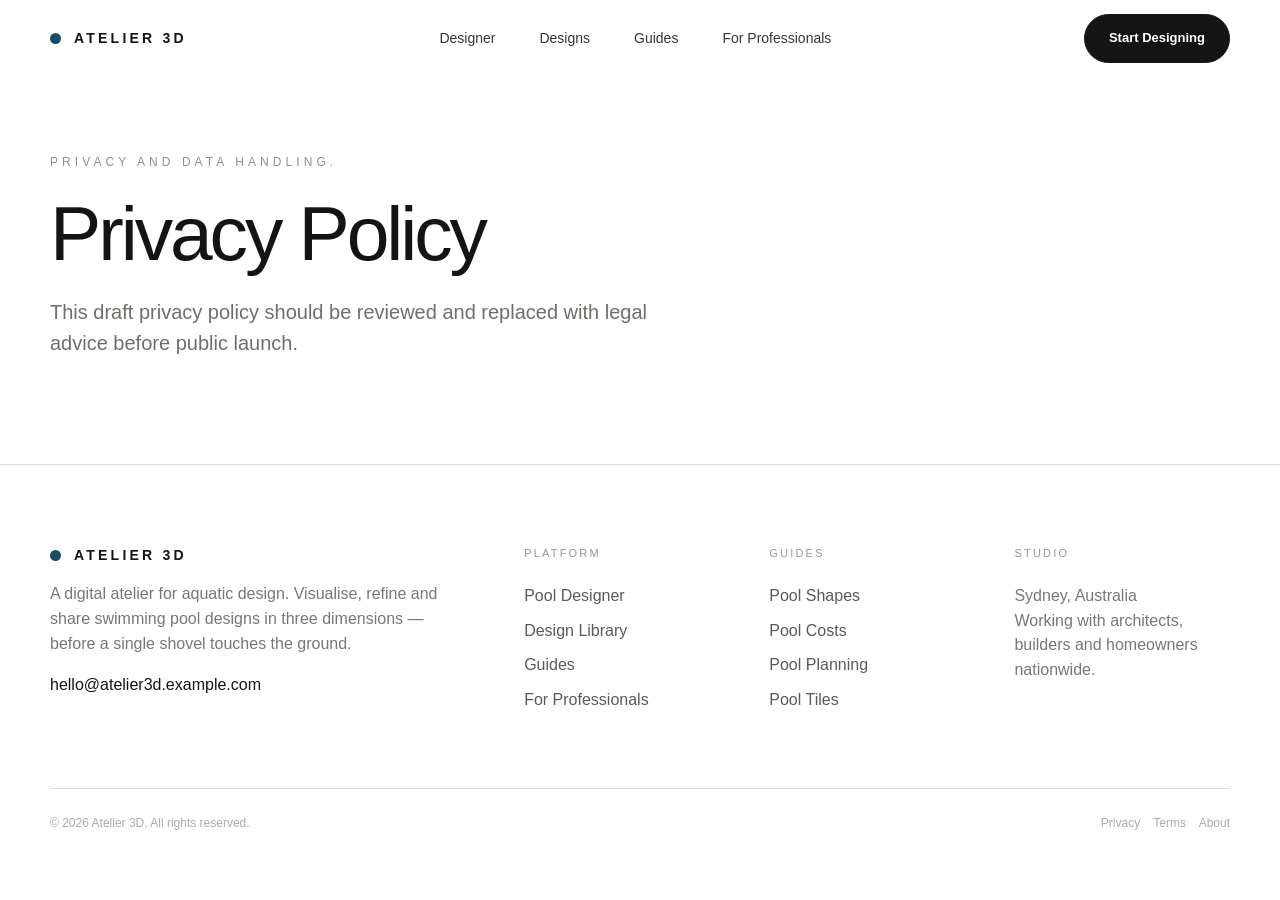
<file: privacy-policy/index.html>
<!doctype html><html lang="en"><head><meta charset="utf-8"><meta name="viewport" content="width=device-width,initial-scale=1">
<title>Privacy Policy | Atelier 3D</title><meta name="description" content="Atelier 3D pool design studio">
<link rel="stylesheet" href="../assets/css/site.css"></head><body>

<header class="site-header"><div class="shell nav-wrap">
<a class="brand" href="../index.html"><span class="brand-dot"></span>ATELIER 3D</a>
<nav class="main-nav">
<a href="../pool-designer/index.html">Designer</a>
<a href="../pool-designs/index.html">Designs</a>
<a href="../guides/index.html">Guides</a>
<a href="../professionals/index.html">For Professionals</a>
</nav>
<a class="btn btn-dark" href="../pool-designer/index.html">Start Designing</a>
<button class="mobile-toggle" aria-label="Open menu">☰</button>
</div></header><main><section class="page-hero"><div class="shell"><div class="eyebrow">Privacy and data handling.</div><h1 class="page-title">Privacy Policy</h1><p class="lead">This draft privacy policy should be reviewed and replaced with legal advice before public launch.</p></div></section></main>
<footer class="site-footer"><div class="shell">
<div class="footer-grid">
<div><a class="brand" href="../index.html"><span class="brand-dot"></span>ATELIER 3D</a>
<p class="footer-copy">A digital atelier for aquatic design. Visualise, refine and share swimming pool designs in three dimensions — before a single shovel touches the ground.</p>
<p>hello@atelier3d.example.com</p></div>
<div class="footer-col"><div class="footer-title">Platform</div><a href="../pool-designer/index.html">Pool Designer</a><a href="../pool-designs/index.html">Design Library</a><a href="../guides/index.html">Guides</a><a href="../professionals/index.html">For Professionals</a></div>
<div class="footer-col"><div class="footer-title">Guides</div><a href="../guides/pool-shapes/index.html">Pool Shapes</a><a href="../guides/pool-costs/index.html">Pool Costs</a><a href="../guides/pool-planning/index.html">Pool Planning</a><a href="../guides/pool-tiles/index.html">Pool Tiles</a></div>
<div class="footer-col"><div class="footer-title">Studio</div><p class="footer-copy">Sydney, Australia<br>Working with architects, builders and homeowners nationwide.</p></div>
</div>
<div class="footer-bottom"><span>© 2026 Atelier 3D. All rights reserved.</span><span><a href="../privacy-policy/index.html">Privacy</a>&nbsp;&nbsp;&nbsp; <a href="../terms-and-conditions/index.html">Terms</a>&nbsp;&nbsp;&nbsp; <a href="../about/index.html">About</a></span></div>
</div></footer>
<script src="../assets/js/site.js"></script></body></html>
</file>
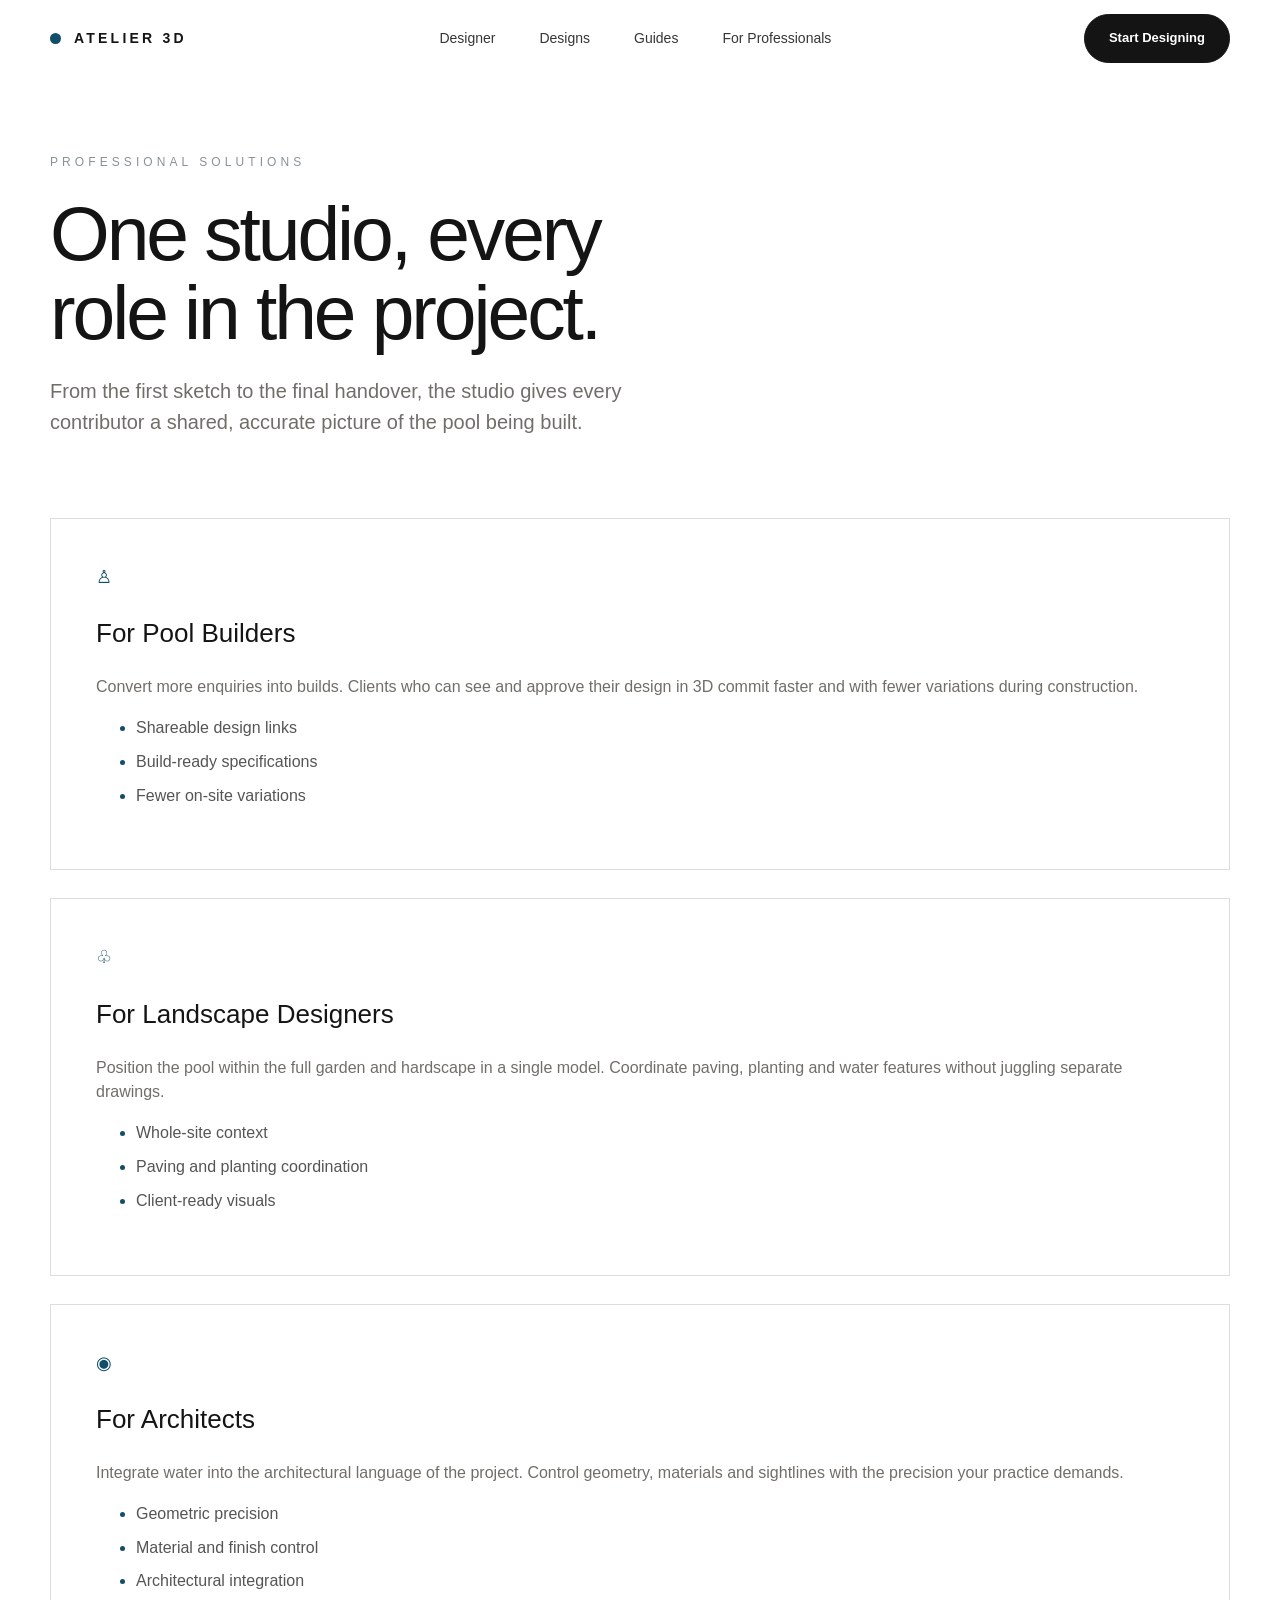
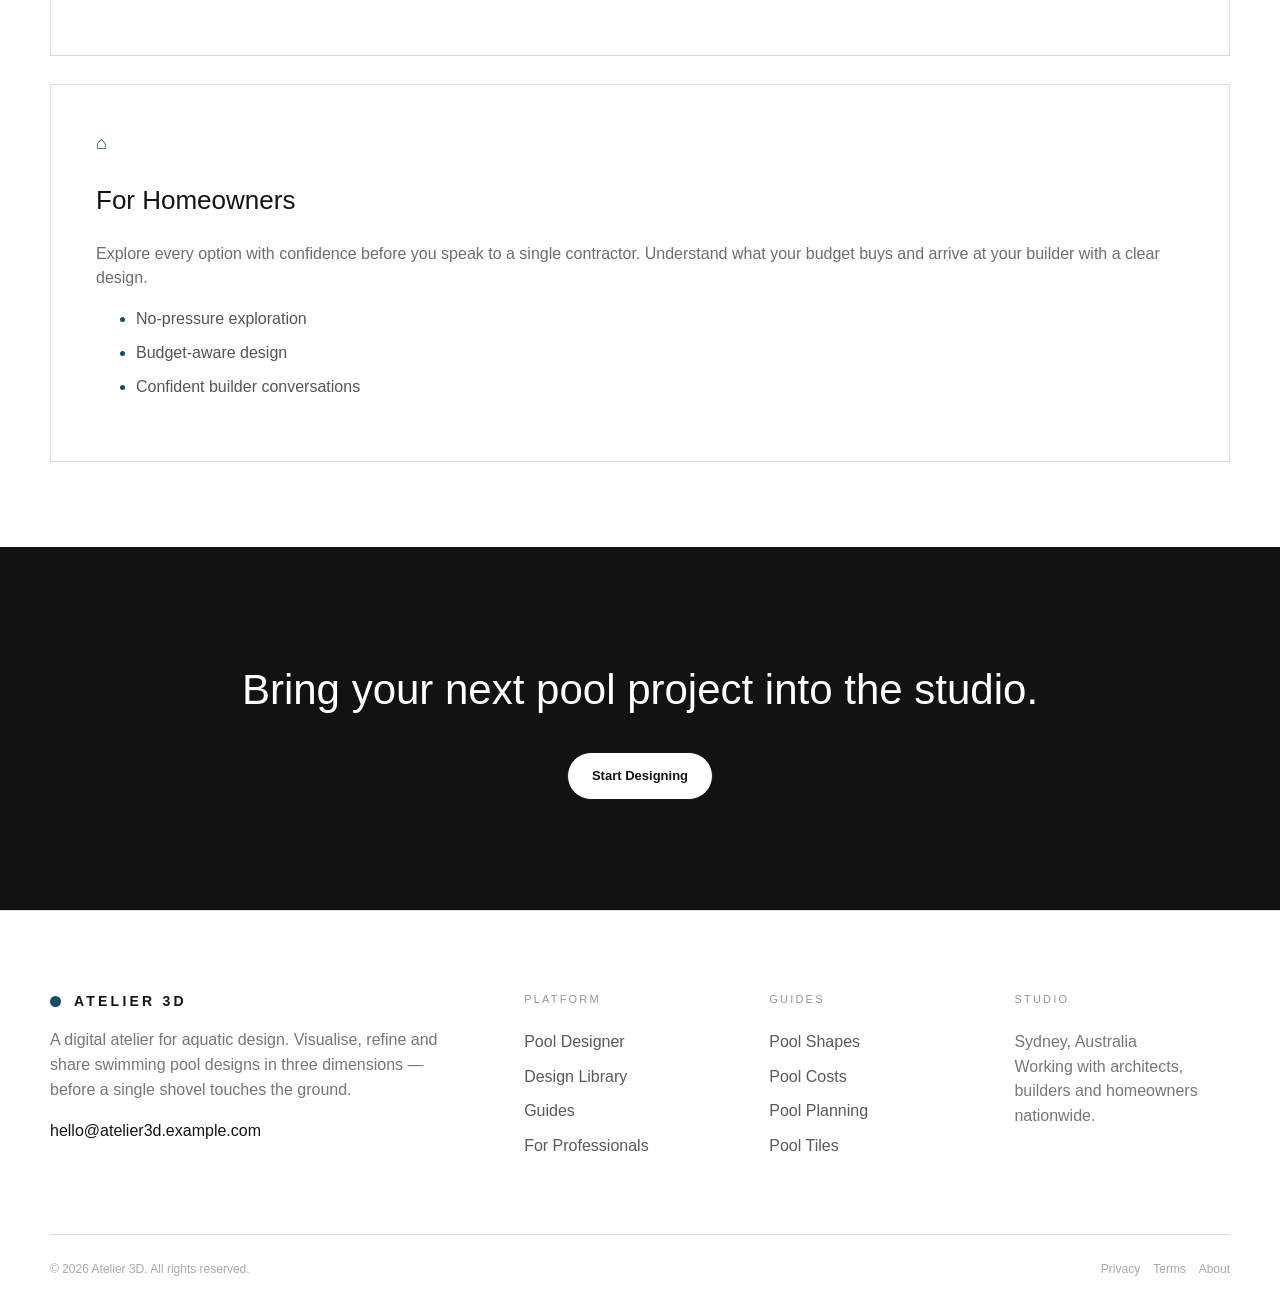
<file: professionals/index.html>
<!doctype html><html lang="en"><head><meta charset="utf-8"><meta name="viewport" content="width=device-width,initial-scale=1">
<title>For Professionals | Atelier 3D</title><meta name="description" content="Atelier 3D pool design studio">
<link rel="stylesheet" href="../assets/css/site.css"></head><body>

<header class="site-header"><div class="shell nav-wrap">
<a class="brand" href="../index.html"><span class="brand-dot"></span>ATELIER 3D</a>
<nav class="main-nav">
<a href="../pool-designer/index.html">Designer</a>
<a href="../pool-designs/index.html">Designs</a>
<a href="../guides/index.html">Guides</a>
<a href="../professionals/index.html">For Professionals</a>
</nav>
<a class="btn btn-dark" href="../pool-designer/index.html">Start Designing</a>
<button class="mobile-toggle" aria-label="Open menu">☰</button>
</div></header><main><section class="page-hero"><div class="shell"><div class="eyebrow">Professional solutions</div><h1 class="page-title">One studio, every<br>role in the project.</h1><p class="lead">From the first sketch to the final handover, the studio gives every contributor a shared, accurate picture of the pool being built.</p>
<div class="prof-list">
<div class="prof-card"><div class="icon">♙</div><h2>For Pool Builders</h2><p>Convert more enquiries into builds. Clients who can see and approve their design in 3D commit faster and with fewer variations during construction.</p><ul><li>Shareable design links</li><li>Build-ready specifications</li><li>Fewer on-site variations</li></ul></div>
<div class="prof-card"><div class="icon">♧</div><h2>For Landscape Designers</h2><p>Position the pool within the full garden and hardscape in a single model. Coordinate paving, planting and water features without juggling separate drawings.</p><ul><li>Whole-site context</li><li>Paving and planting coordination</li><li>Client-ready visuals</li></ul></div>
<div class="prof-card"><div class="icon">◉</div><h2>For Architects</h2><p>Integrate water into the architectural language of the project. Control geometry, materials and sightlines with the precision your practice demands.</p><ul><li>Geometric precision</li><li>Material and finish control</li><li>Architectural integration</li></ul></div>
<div class="prof-card"><div class="icon">⌂</div><h2>For Homeowners</h2><p>Explore every option with confidence before you speak to a single contractor. Understand what your budget buys and arrive at your builder with a clear design.</p><ul><li>No-pressure exploration</li><li>Budget-aware design</li><li>Confident builder conversations</li></ul></div>
</div></div></section><section class="section-dark dark-cta"><h2>Bring your next pool project into the studio.</h2><a class="btn btn-light" href="../pool-designer/index.html">Start Designing</a></section></main>
<footer class="site-footer"><div class="shell">
<div class="footer-grid">
<div><a class="brand" href="../index.html"><span class="brand-dot"></span>ATELIER 3D</a>
<p class="footer-copy">A digital atelier for aquatic design. Visualise, refine and share swimming pool designs in three dimensions — before a single shovel touches the ground.</p>
<p>hello@atelier3d.example.com</p></div>
<div class="footer-col"><div class="footer-title">Platform</div><a href="../pool-designer/index.html">Pool Designer</a><a href="../pool-designs/index.html">Design Library</a><a href="../guides/index.html">Guides</a><a href="../professionals/index.html">For Professionals</a></div>
<div class="footer-col"><div class="footer-title">Guides</div><a href="../guides/pool-shapes/index.html">Pool Shapes</a><a href="../guides/pool-costs/index.html">Pool Costs</a><a href="../guides/pool-planning/index.html">Pool Planning</a><a href="../guides/pool-tiles/index.html">Pool Tiles</a></div>
<div class="footer-col"><div class="footer-title">Studio</div><p class="footer-copy">Sydney, Australia<br>Working with architects, builders and homeowners nationwide.</p></div>
</div>
<div class="footer-bottom"><span>© 2026 Atelier 3D. All rights reserved.</span><span><a href="../privacy-policy/index.html">Privacy</a>&nbsp;&nbsp;&nbsp; <a href="../terms-and-conditions/index.html">Terms</a>&nbsp;&nbsp;&nbsp; <a href="../about/index.html">About</a></span></div>
</div></footer>
<script src="../assets/js/site.js"></script></body></html>
</file>
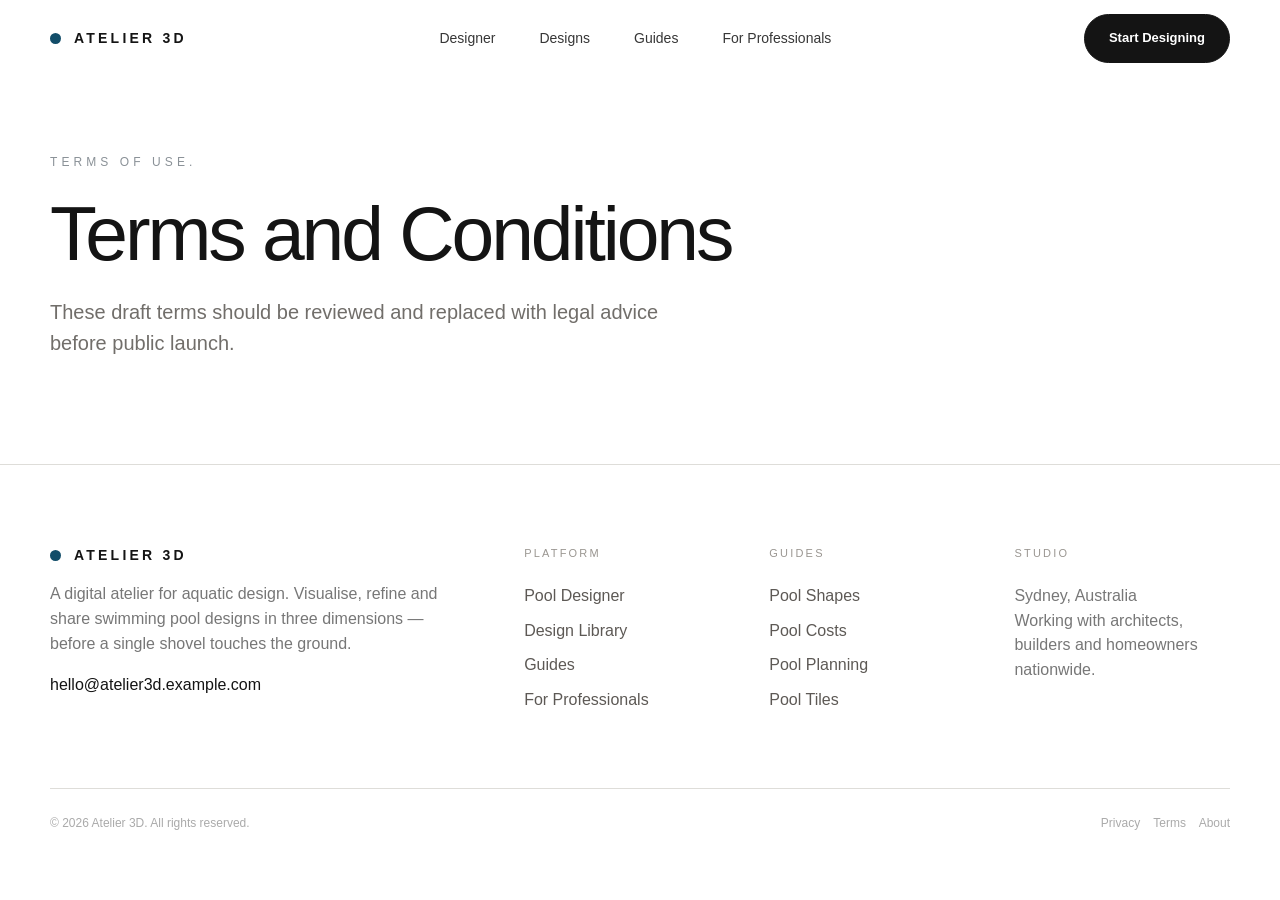
<file: terms-and-conditions/index.html>
<!doctype html><html lang="en"><head><meta charset="utf-8"><meta name="viewport" content="width=device-width,initial-scale=1">
<title>Terms and Conditions | Atelier 3D</title><meta name="description" content="Atelier 3D pool design studio">
<link rel="stylesheet" href="../assets/css/site.css"></head><body>

<header class="site-header"><div class="shell nav-wrap">
<a class="brand" href="../index.html"><span class="brand-dot"></span>ATELIER 3D</a>
<nav class="main-nav">
<a href="../pool-designer/index.html">Designer</a>
<a href="../pool-designs/index.html">Designs</a>
<a href="../guides/index.html">Guides</a>
<a href="../professionals/index.html">For Professionals</a>
</nav>
<a class="btn btn-dark" href="../pool-designer/index.html">Start Designing</a>
<button class="mobile-toggle" aria-label="Open menu">☰</button>
</div></header><main><section class="page-hero"><div class="shell"><div class="eyebrow">Terms of use.</div><h1 class="page-title">Terms and Conditions</h1><p class="lead">These draft terms should be reviewed and replaced with legal advice before public launch.</p></div></section></main>
<footer class="site-footer"><div class="shell">
<div class="footer-grid">
<div><a class="brand" href="../index.html"><span class="brand-dot"></span>ATELIER 3D</a>
<p class="footer-copy">A digital atelier for aquatic design. Visualise, refine and share swimming pool designs in three dimensions — before a single shovel touches the ground.</p>
<p>hello@atelier3d.example.com</p></div>
<div class="footer-col"><div class="footer-title">Platform</div><a href="../pool-designer/index.html">Pool Designer</a><a href="../pool-designs/index.html">Design Library</a><a href="../guides/index.html">Guides</a><a href="../professionals/index.html">For Professionals</a></div>
<div class="footer-col"><div class="footer-title">Guides</div><a href="../guides/pool-shapes/index.html">Pool Shapes</a><a href="../guides/pool-costs/index.html">Pool Costs</a><a href="../guides/pool-planning/index.html">Pool Planning</a><a href="../guides/pool-tiles/index.html">Pool Tiles</a></div>
<div class="footer-col"><div class="footer-title">Studio</div><p class="footer-copy">Sydney, Australia<br>Working with architects, builders and homeowners nationwide.</p></div>
</div>
<div class="footer-bottom"><span>© 2026 Atelier 3D. All rights reserved.</span><span><a href="../privacy-policy/index.html">Privacy</a>&nbsp;&nbsp;&nbsp; <a href="../terms-and-conditions/index.html">Terms</a>&nbsp;&nbsp;&nbsp; <a href="../about/index.html">About</a></span></div>
</div></footer>
<script src="../assets/js/site.js"></script></body></html>
</file>
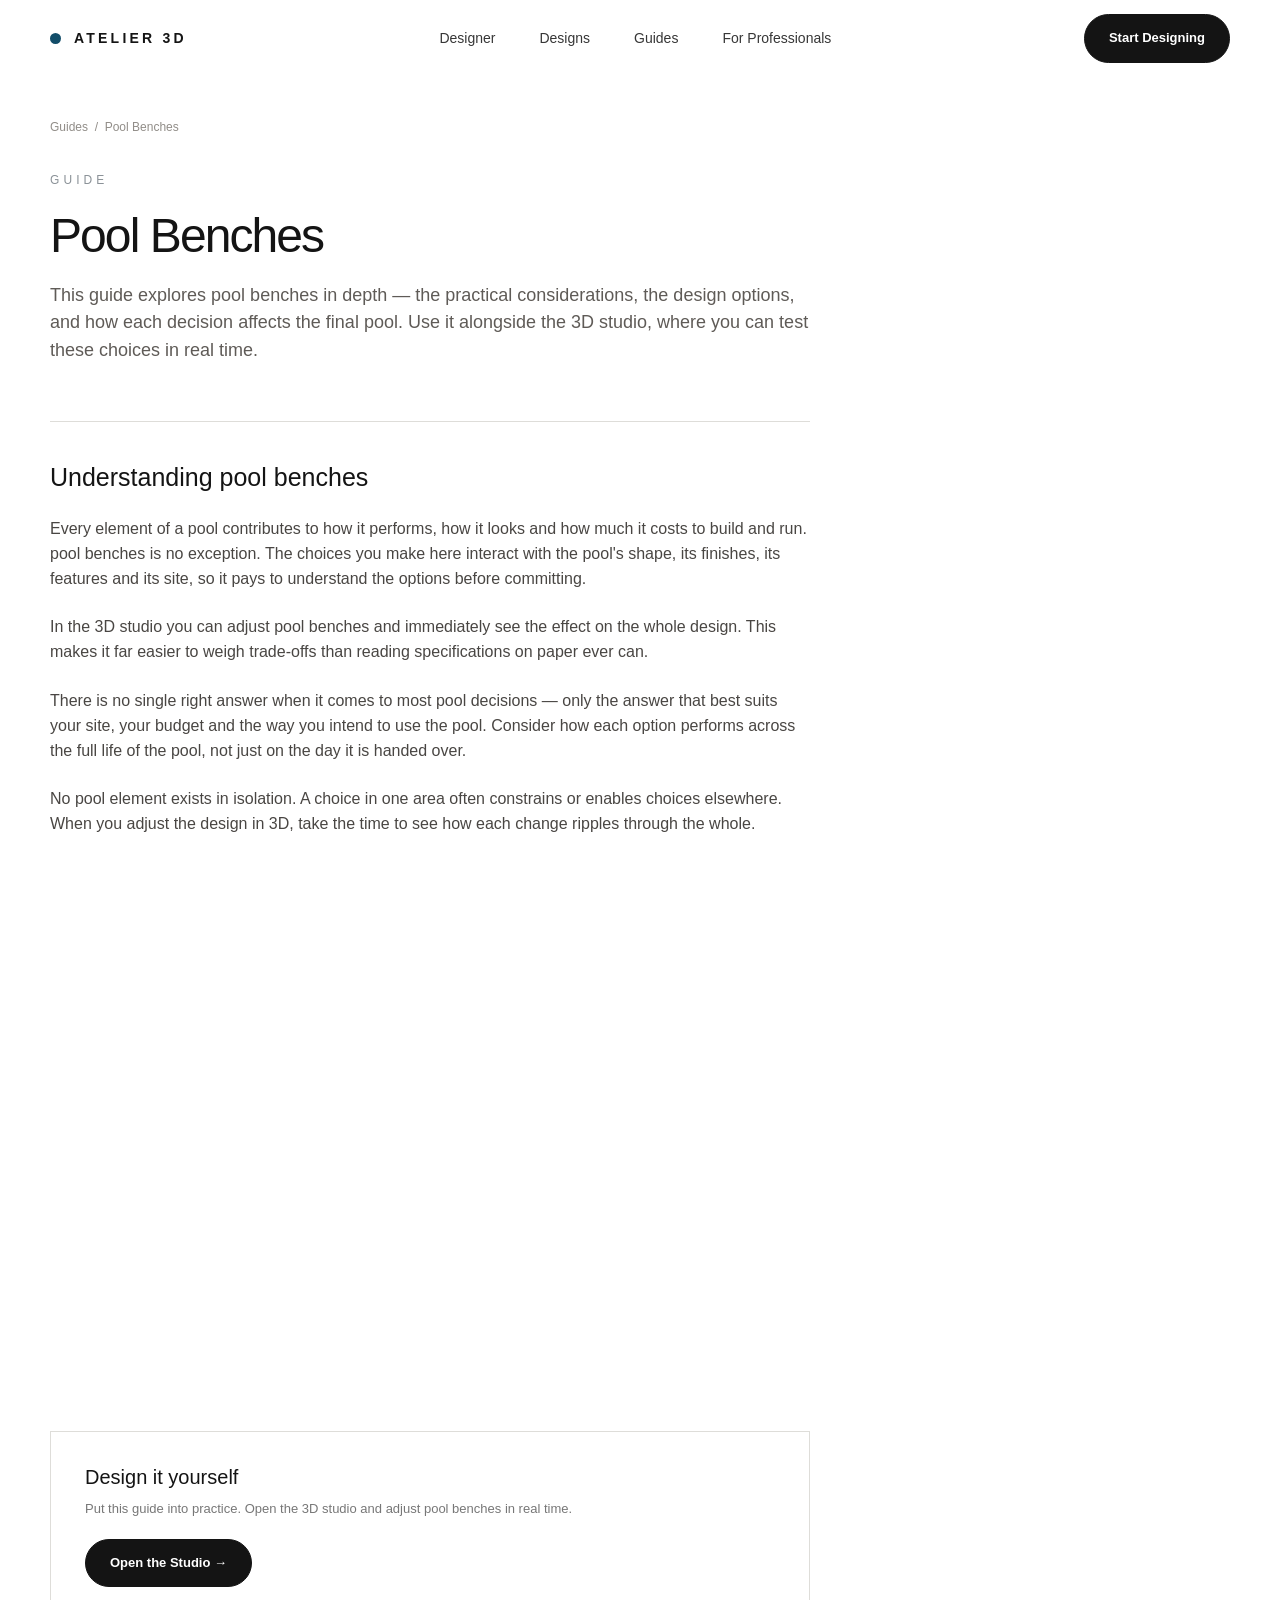
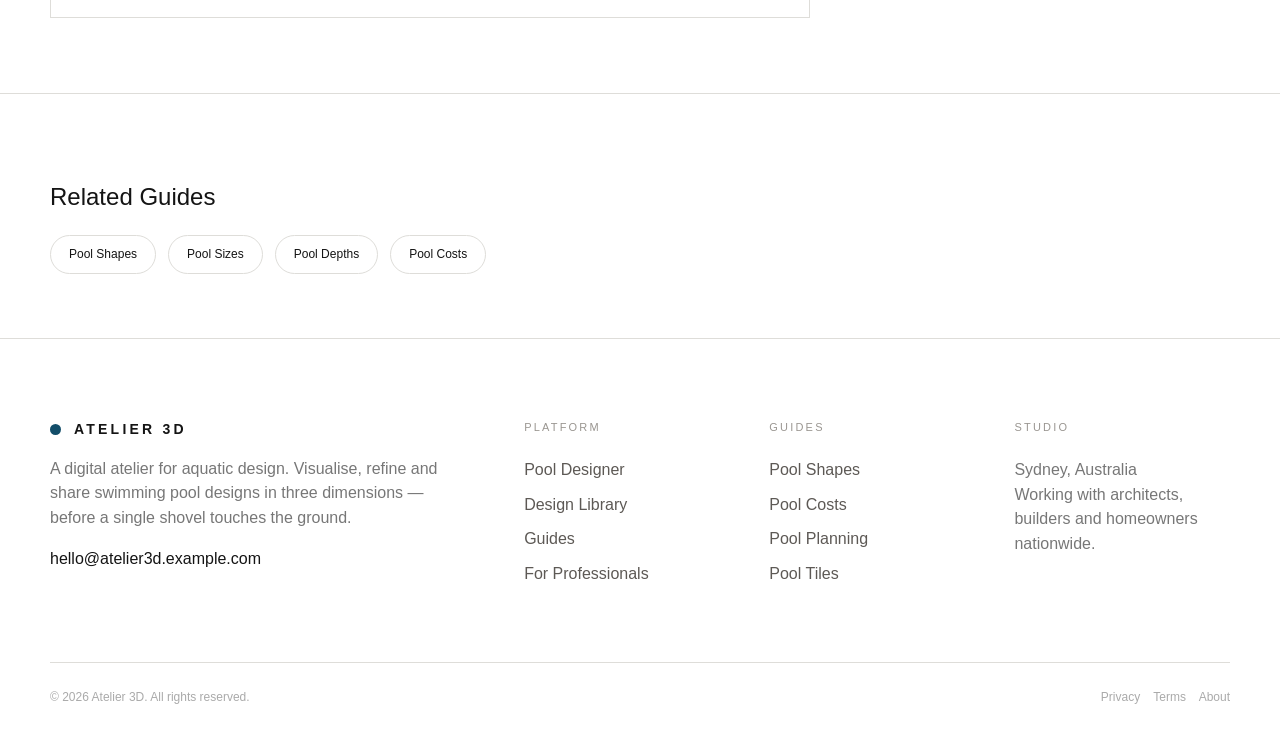
<file: guides/pool-benches/index.html>
<!doctype html><html lang="en"><head><meta charset="utf-8"><meta name="viewport" content="width=device-width,initial-scale=1">
<title>Pool Benches | Atelier 3D</title><meta name="description" content="Atelier 3D pool design studio">
<link rel="stylesheet" href="../../assets/css/site.css"></head><body>

<header class="site-header"><div class="shell nav-wrap">
<a class="brand" href="../../index.html"><span class="brand-dot"></span>ATELIER 3D</a>
<nav class="main-nav">
<a href="../../pool-designer/index.html">Designer</a>
<a href="../../pool-designs/index.html">Designs</a>
<a href="../../guides/index.html">Guides</a>
<a href="../../professionals/index.html">For Professionals</a>
</nav>
<a class="btn btn-dark" href="../../pool-designer/index.html">Start Designing</a>
<button class="mobile-toggle" aria-label="Open menu">☰</button>
</div></header><main><section class="shell"><article class="article"><div class="article-head"><div class="breadcrumb">Guides &nbsp;/&nbsp; Pool Benches</div><div class="eyebrow">Guide</div><h1>Pool Benches</h1><p class="intro">This guide explores pool benches in depth — the practical considerations, the design options, and how each decision affects the final pool. Use it alongside the 3D studio, where you can test these choices in real time.</p></div>
<div class="article-body"><h2>Understanding pool benches</h2><p>Every element of a pool contributes to how it performs, how it looks and how much it costs to build and run. pool benches is no exception. The choices you make here interact with the pool's shape, its finishes, its features and its site, so it pays to understand the options before committing.</p><p>In the 3D studio you can adjust pool benches and immediately see the effect on the whole design. This makes it far easier to weigh trade-offs than reading specifications on paper ever can.</p><p>There is no single right answer when it comes to most pool decisions — only the answer that best suits your site, your budget and the way you intend to use the pool. Consider how each option performs across the full life of the pool, not just on the day it is handed over.</p><p>No pool element exists in isolation. A choice in one area often constrains or enables choices elsewhere. When you adjust the design in 3D, take the time to see how each change ripples through the whole.</p><div class="article-spacer"></div>
<div class="cta-box"><h3>Design it yourself</h3><p>Put this guide into practice. Open the 3D studio and adjust pool benches in real time.</p><a class="btn btn-dark" href="../../pool-designer/index.html">Open the Studio →</a></div></div></article></section>
<section class="related"><div class="shell"><h2 style="font-weight:400">Related Guides</h2><div class="pills"><a class="pill" href="../pool-shapes/index.html">Pool Shapes</a><a class="pill" href="../pool-sizes/index.html">Pool Sizes</a><a class="pill" href="../pool-depths/index.html">Pool Depths</a><a class="pill" href="../pool-costs/index.html">Pool Costs</a></div></div></section></main>
<footer class="site-footer"><div class="shell">
<div class="footer-grid">
<div><a class="brand" href="../../index.html"><span class="brand-dot"></span>ATELIER 3D</a>
<p class="footer-copy">A digital atelier for aquatic design. Visualise, refine and share swimming pool designs in three dimensions — before a single shovel touches the ground.</p>
<p>hello@atelier3d.example.com</p></div>
<div class="footer-col"><div class="footer-title">Platform</div><a href="../../pool-designer/index.html">Pool Designer</a><a href="../../pool-designs/index.html">Design Library</a><a href="../../guides/index.html">Guides</a><a href="../../professionals/index.html">For Professionals</a></div>
<div class="footer-col"><div class="footer-title">Guides</div><a href="../../guides/pool-shapes/index.html">Pool Shapes</a><a href="../../guides/pool-costs/index.html">Pool Costs</a><a href="../../guides/pool-planning/index.html">Pool Planning</a><a href="../../guides/pool-tiles/index.html">Pool Tiles</a></div>
<div class="footer-col"><div class="footer-title">Studio</div><p class="footer-copy">Sydney, Australia<br>Working with architects, builders and homeowners nationwide.</p></div>
</div>
<div class="footer-bottom"><span>© 2026 Atelier 3D. All rights reserved.</span><span><a href="../../privacy-policy/index.html">Privacy</a>&nbsp;&nbsp;&nbsp; <a href="../../terms-and-conditions/index.html">Terms</a>&nbsp;&nbsp;&nbsp; <a href="../../about/index.html">About</a></span></div>
</div></footer>
<script src="../../assets/js/site.js"></script></body></html>
</file>
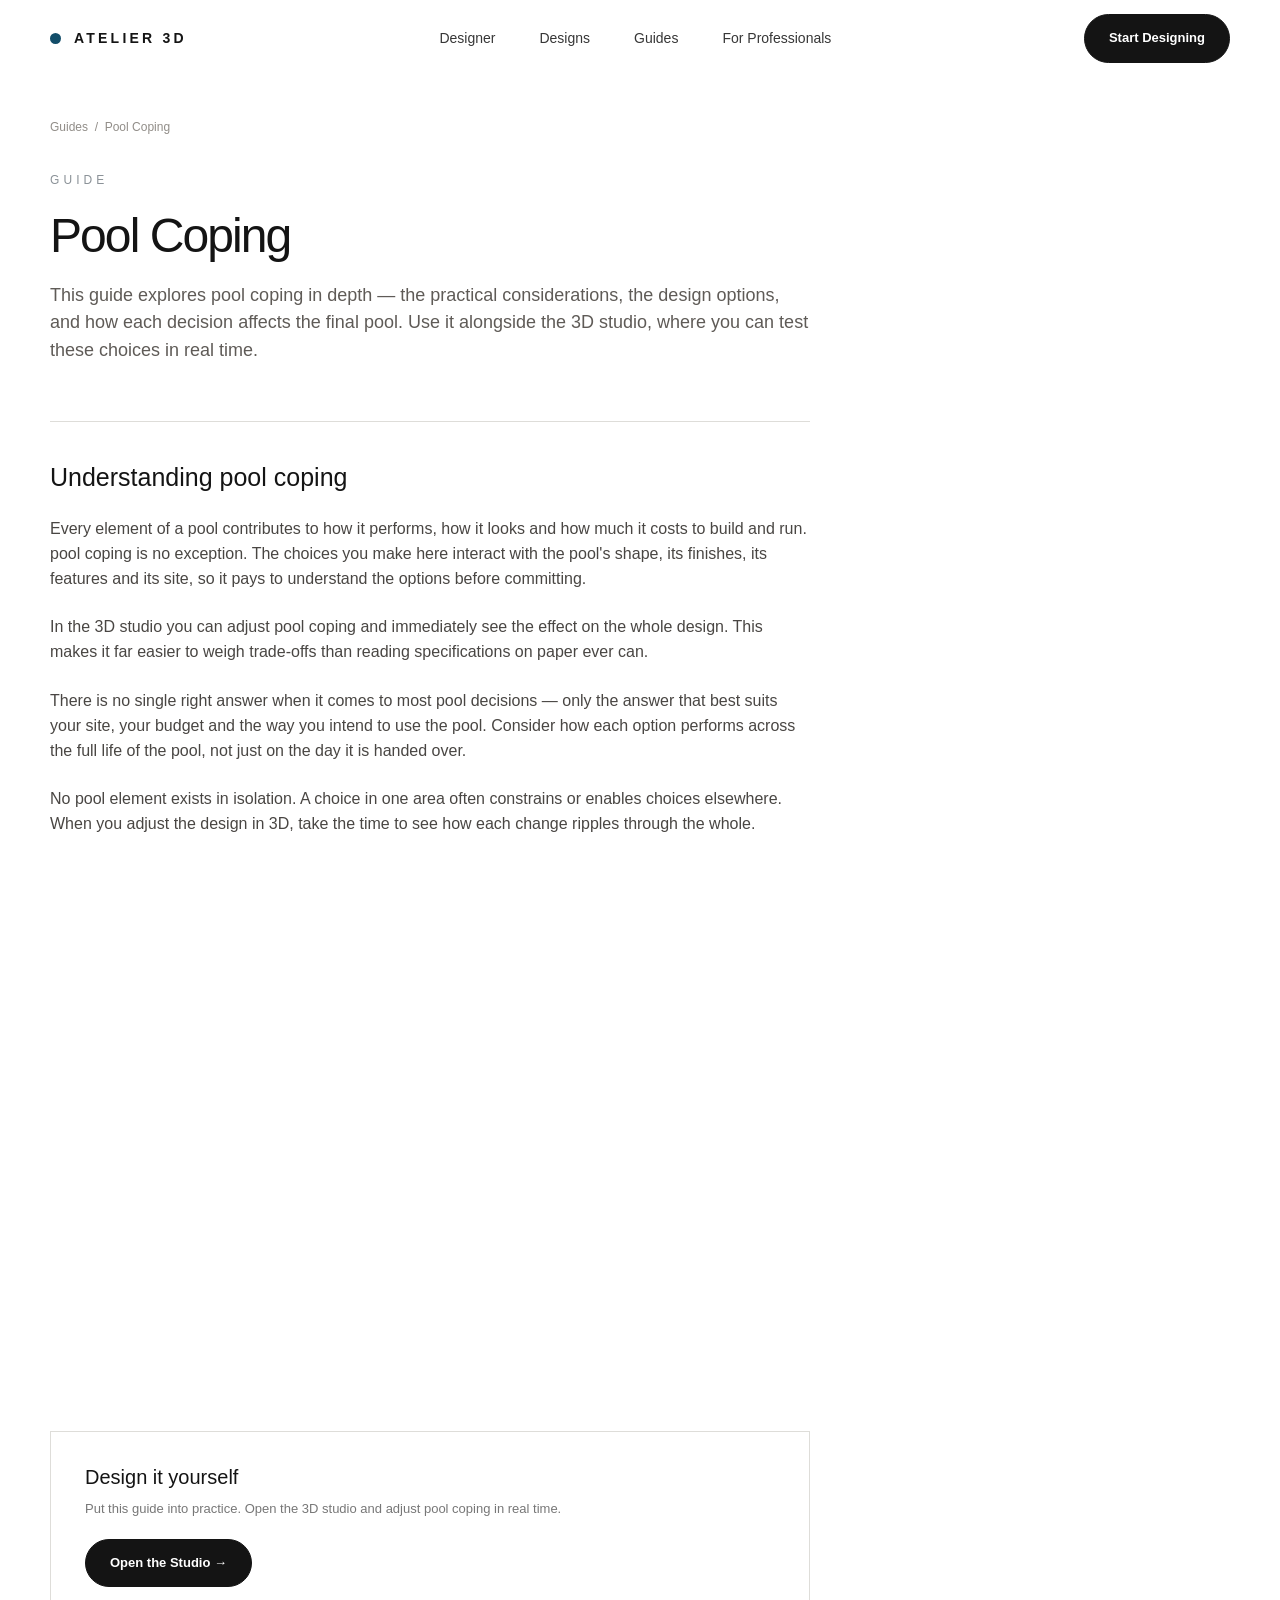
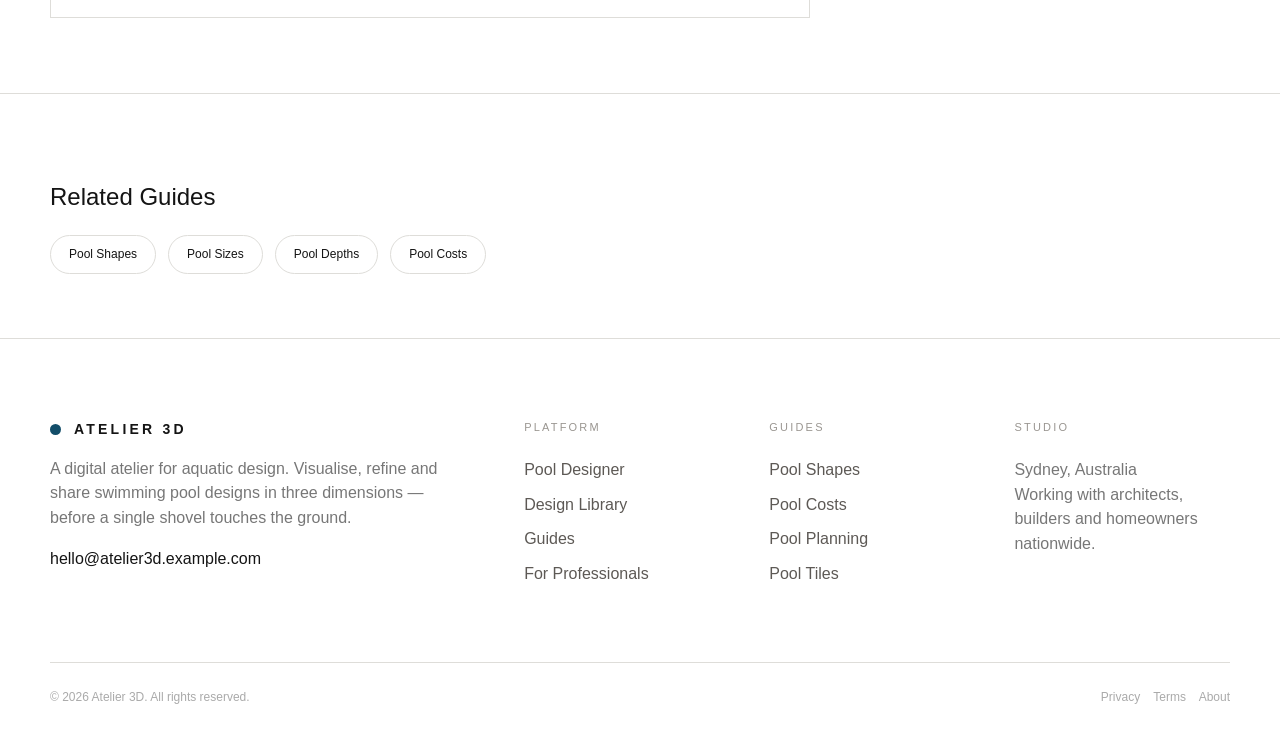
<file: guides/pool-coping/index.html>
<!doctype html><html lang="en"><head><meta charset="utf-8"><meta name="viewport" content="width=device-width,initial-scale=1">
<title>Pool Coping | Atelier 3D</title><meta name="description" content="Atelier 3D pool design studio">
<link rel="stylesheet" href="../../assets/css/site.css"></head><body>

<header class="site-header"><div class="shell nav-wrap">
<a class="brand" href="../../index.html"><span class="brand-dot"></span>ATELIER 3D</a>
<nav class="main-nav">
<a href="../../pool-designer/index.html">Designer</a>
<a href="../../pool-designs/index.html">Designs</a>
<a href="../../guides/index.html">Guides</a>
<a href="../../professionals/index.html">For Professionals</a>
</nav>
<a class="btn btn-dark" href="../../pool-designer/index.html">Start Designing</a>
<button class="mobile-toggle" aria-label="Open menu">☰</button>
</div></header><main><section class="shell"><article class="article"><div class="article-head"><div class="breadcrumb">Guides &nbsp;/&nbsp; Pool Coping</div><div class="eyebrow">Guide</div><h1>Pool Coping</h1><p class="intro">This guide explores pool coping in depth — the practical considerations, the design options, and how each decision affects the final pool. Use it alongside the 3D studio, where you can test these choices in real time.</p></div>
<div class="article-body"><h2>Understanding pool coping</h2><p>Every element of a pool contributes to how it performs, how it looks and how much it costs to build and run. pool coping is no exception. The choices you make here interact with the pool's shape, its finishes, its features and its site, so it pays to understand the options before committing.</p><p>In the 3D studio you can adjust pool coping and immediately see the effect on the whole design. This makes it far easier to weigh trade-offs than reading specifications on paper ever can.</p><p>There is no single right answer when it comes to most pool decisions — only the answer that best suits your site, your budget and the way you intend to use the pool. Consider how each option performs across the full life of the pool, not just on the day it is handed over.</p><p>No pool element exists in isolation. A choice in one area often constrains or enables choices elsewhere. When you adjust the design in 3D, take the time to see how each change ripples through the whole.</p><div class="article-spacer"></div>
<div class="cta-box"><h3>Design it yourself</h3><p>Put this guide into practice. Open the 3D studio and adjust pool coping in real time.</p><a class="btn btn-dark" href="../../pool-designer/index.html">Open the Studio →</a></div></div></article></section>
<section class="related"><div class="shell"><h2 style="font-weight:400">Related Guides</h2><div class="pills"><a class="pill" href="../pool-shapes/index.html">Pool Shapes</a><a class="pill" href="../pool-sizes/index.html">Pool Sizes</a><a class="pill" href="../pool-depths/index.html">Pool Depths</a><a class="pill" href="../pool-costs/index.html">Pool Costs</a></div></div></section></main>
<footer class="site-footer"><div class="shell">
<div class="footer-grid">
<div><a class="brand" href="../../index.html"><span class="brand-dot"></span>ATELIER 3D</a>
<p class="footer-copy">A digital atelier for aquatic design. Visualise, refine and share swimming pool designs in three dimensions — before a single shovel touches the ground.</p>
<p>hello@atelier3d.example.com</p></div>
<div class="footer-col"><div class="footer-title">Platform</div><a href="../../pool-designer/index.html">Pool Designer</a><a href="../../pool-designs/index.html">Design Library</a><a href="../../guides/index.html">Guides</a><a href="../../professionals/index.html">For Professionals</a></div>
<div class="footer-col"><div class="footer-title">Guides</div><a href="../../guides/pool-shapes/index.html">Pool Shapes</a><a href="../../guides/pool-costs/index.html">Pool Costs</a><a href="../../guides/pool-planning/index.html">Pool Planning</a><a href="../../guides/pool-tiles/index.html">Pool Tiles</a></div>
<div class="footer-col"><div class="footer-title">Studio</div><p class="footer-copy">Sydney, Australia<br>Working with architects, builders and homeowners nationwide.</p></div>
</div>
<div class="footer-bottom"><span>© 2026 Atelier 3D. All rights reserved.</span><span><a href="../../privacy-policy/index.html">Privacy</a>&nbsp;&nbsp;&nbsp; <a href="../../terms-and-conditions/index.html">Terms</a>&nbsp;&nbsp;&nbsp; <a href="../../about/index.html">About</a></span></div>
</div></footer>
<script src="../../assets/js/site.js"></script></body></html>
</file>
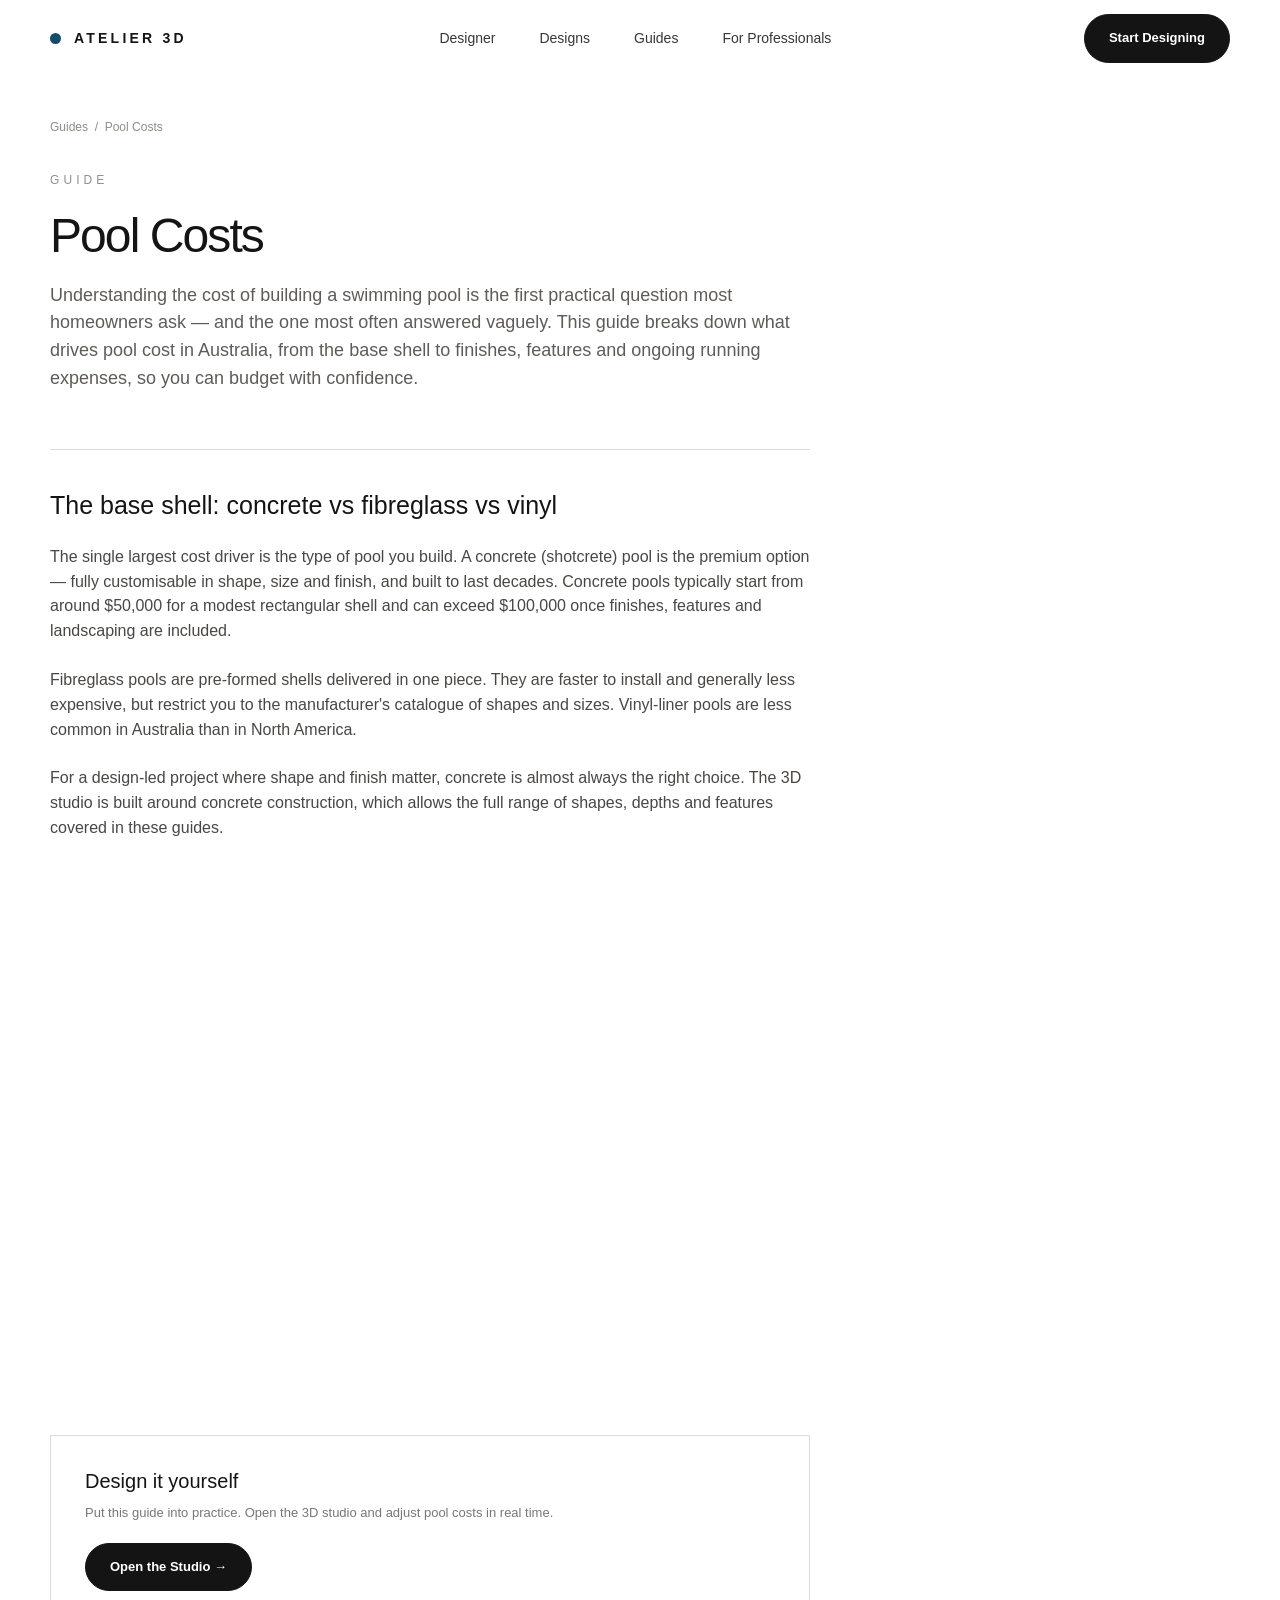
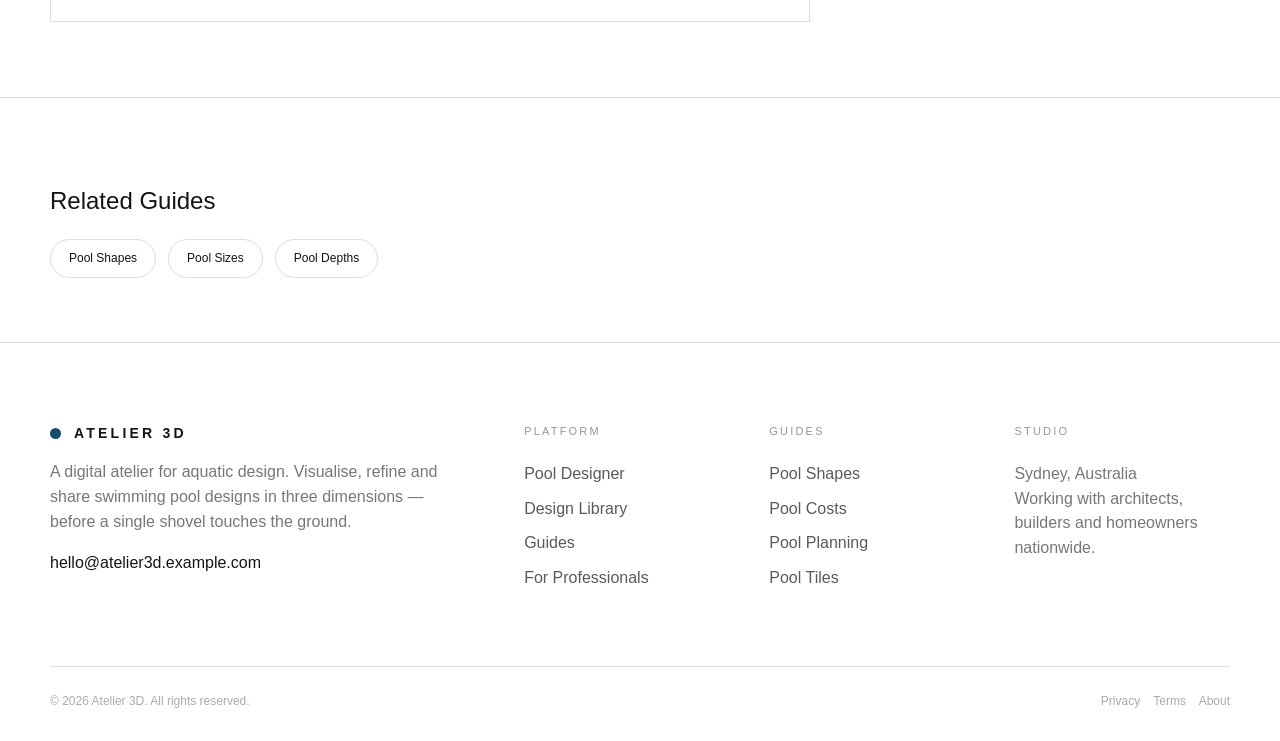
<file: guides/pool-costs/index.html>
<!doctype html><html lang="en"><head><meta charset="utf-8"><meta name="viewport" content="width=device-width,initial-scale=1">
<title>Pool Costs | Atelier 3D</title><meta name="description" content="Atelier 3D pool design studio">
<link rel="stylesheet" href="../../assets/css/site.css"></head><body>

<header class="site-header"><div class="shell nav-wrap">
<a class="brand" href="../../index.html"><span class="brand-dot"></span>ATELIER 3D</a>
<nav class="main-nav">
<a href="../../pool-designer/index.html">Designer</a>
<a href="../../pool-designs/index.html">Designs</a>
<a href="../../guides/index.html">Guides</a>
<a href="../../professionals/index.html">For Professionals</a>
</nav>
<a class="btn btn-dark" href="../../pool-designer/index.html">Start Designing</a>
<button class="mobile-toggle" aria-label="Open menu">☰</button>
</div></header><main><section class="shell"><article class="article"><div class="article-head"><div class="breadcrumb">Guides &nbsp;/&nbsp; Pool Costs</div><div class="eyebrow">Guide</div><h1>Pool Costs</h1><p class="intro">Understanding the cost of building a swimming pool is the first practical question most homeowners ask — and the one most often answered vaguely. This guide breaks down what drives pool cost in Australia, from the base shell to finishes, features and ongoing running expenses, so you can budget with confidence.</p></div>
<div class="article-body"><h2>The base shell: concrete vs fibreglass vs vinyl</h2><p>The single largest cost driver is the type of pool you build. A concrete (shotcrete) pool is the premium option — fully customisable in shape, size and finish, and built to last decades. Concrete pools typically start from around $50,000 for a modest rectangular shell and can exceed $100,000 once finishes, features and landscaping are included.</p><p>Fibreglass pools are pre-formed shells delivered in one piece. They are faster to install and generally less expensive, but restrict you to the manufacturer's catalogue of shapes and sizes. Vinyl-liner pools are less common in Australia than in North America.</p><p>For a design-led project where shape and finish matter, concrete is almost always the right choice. The 3D studio is built around concrete construction, which allows the full range of shapes, depths and features covered in these guides.</p><div class="article-spacer"></div>
<div class="cta-box"><h3>Design it yourself</h3><p>Put this guide into practice. Open the 3D studio and adjust pool costs in real time.</p><a class="btn btn-dark" href="../../pool-designer/index.html">Open the Studio →</a></div></div></article></section>
<section class="related"><div class="shell"><h2 style="font-weight:400">Related Guides</h2><div class="pills"><a class="pill" href="../pool-shapes/index.html">Pool Shapes</a><a class="pill" href="../pool-sizes/index.html">Pool Sizes</a><a class="pill" href="../pool-depths/index.html">Pool Depths</a></div></div></section></main>
<footer class="site-footer"><div class="shell">
<div class="footer-grid">
<div><a class="brand" href="../../index.html"><span class="brand-dot"></span>ATELIER 3D</a>
<p class="footer-copy">A digital atelier for aquatic design. Visualise, refine and share swimming pool designs in three dimensions — before a single shovel touches the ground.</p>
<p>hello@atelier3d.example.com</p></div>
<div class="footer-col"><div class="footer-title">Platform</div><a href="../../pool-designer/index.html">Pool Designer</a><a href="../../pool-designs/index.html">Design Library</a><a href="../../guides/index.html">Guides</a><a href="../../professionals/index.html">For Professionals</a></div>
<div class="footer-col"><div class="footer-title">Guides</div><a href="../../guides/pool-shapes/index.html">Pool Shapes</a><a href="../../guides/pool-costs/index.html">Pool Costs</a><a href="../../guides/pool-planning/index.html">Pool Planning</a><a href="../../guides/pool-tiles/index.html">Pool Tiles</a></div>
<div class="footer-col"><div class="footer-title">Studio</div><p class="footer-copy">Sydney, Australia<br>Working with architects, builders and homeowners nationwide.</p></div>
</div>
<div class="footer-bottom"><span>© 2026 Atelier 3D. All rights reserved.</span><span><a href="../../privacy-policy/index.html">Privacy</a>&nbsp;&nbsp;&nbsp; <a href="../../terms-and-conditions/index.html">Terms</a>&nbsp;&nbsp;&nbsp; <a href="../../about/index.html">About</a></span></div>
</div></footer>
<script src="../../assets/js/site.js"></script></body></html>
</file>
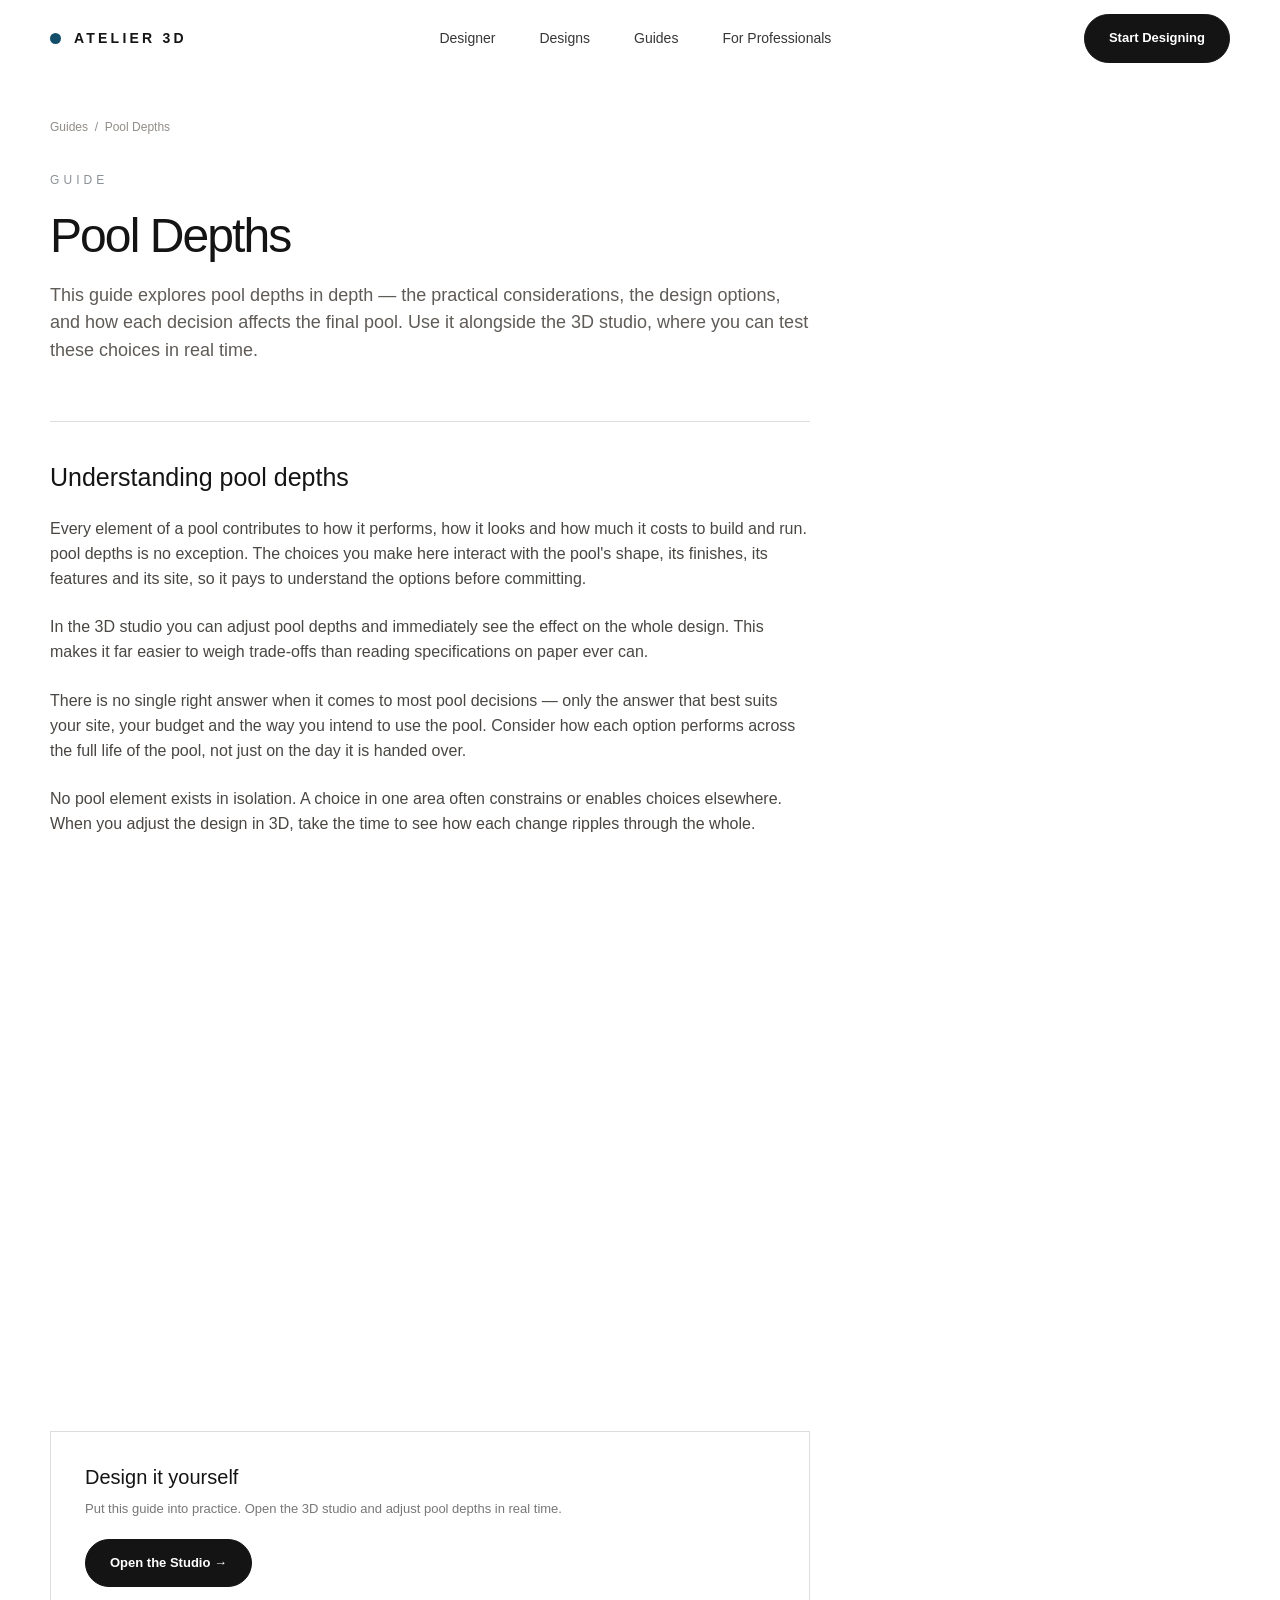
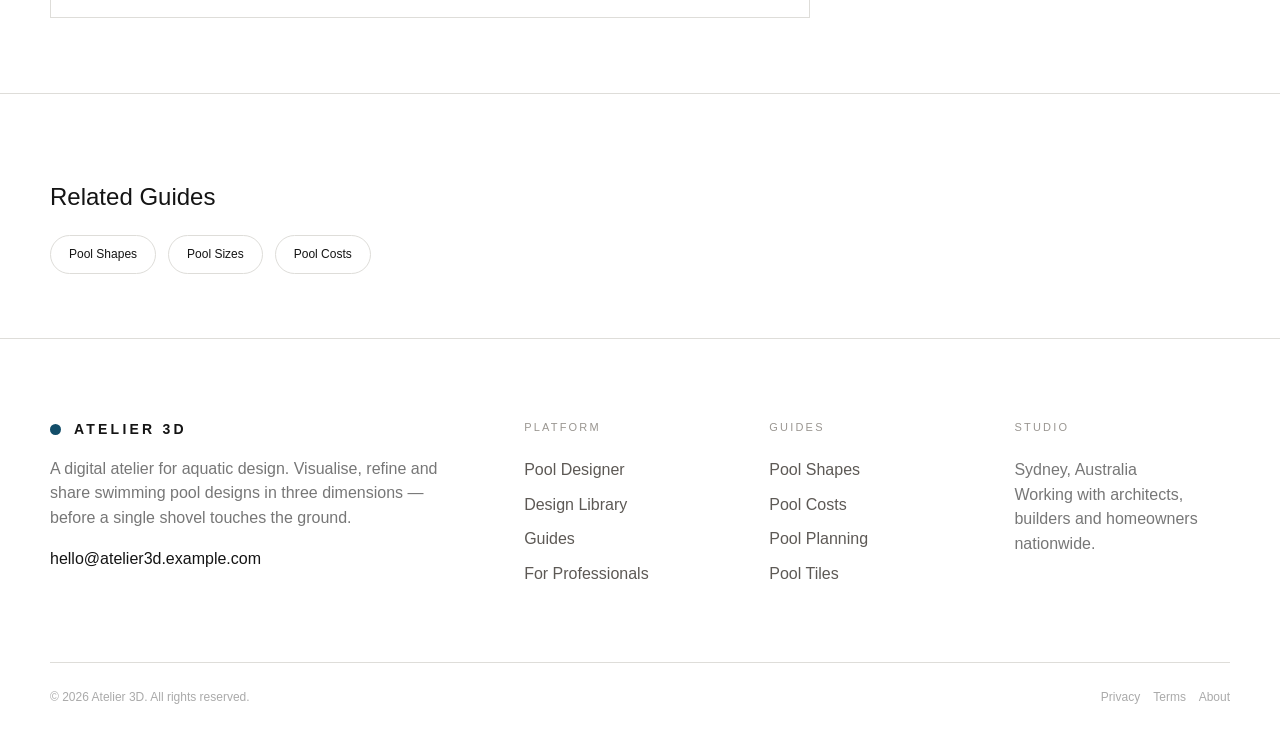
<file: guides/pool-depths/index.html>
<!doctype html><html lang="en"><head><meta charset="utf-8"><meta name="viewport" content="width=device-width,initial-scale=1">
<title>Pool Depths | Atelier 3D</title><meta name="description" content="Atelier 3D pool design studio">
<link rel="stylesheet" href="../../assets/css/site.css"></head><body>

<header class="site-header"><div class="shell nav-wrap">
<a class="brand" href="../../index.html"><span class="brand-dot"></span>ATELIER 3D</a>
<nav class="main-nav">
<a href="../../pool-designer/index.html">Designer</a>
<a href="../../pool-designs/index.html">Designs</a>
<a href="../../guides/index.html">Guides</a>
<a href="../../professionals/index.html">For Professionals</a>
</nav>
<a class="btn btn-dark" href="../../pool-designer/index.html">Start Designing</a>
<button class="mobile-toggle" aria-label="Open menu">☰</button>
</div></header><main><section class="shell"><article class="article"><div class="article-head"><div class="breadcrumb">Guides &nbsp;/&nbsp; Pool Depths</div><div class="eyebrow">Guide</div><h1>Pool Depths</h1><p class="intro">This guide explores pool depths in depth — the practical considerations, the design options, and how each decision affects the final pool. Use it alongside the 3D studio, where you can test these choices in real time.</p></div>
<div class="article-body"><h2>Understanding pool depths</h2><p>Every element of a pool contributes to how it performs, how it looks and how much it costs to build and run. pool depths is no exception. The choices you make here interact with the pool's shape, its finishes, its features and its site, so it pays to understand the options before committing.</p><p>In the 3D studio you can adjust pool depths and immediately see the effect on the whole design. This makes it far easier to weigh trade-offs than reading specifications on paper ever can.</p><p>There is no single right answer when it comes to most pool decisions — only the answer that best suits your site, your budget and the way you intend to use the pool. Consider how each option performs across the full life of the pool, not just on the day it is handed over.</p><p>No pool element exists in isolation. A choice in one area often constrains or enables choices elsewhere. When you adjust the design in 3D, take the time to see how each change ripples through the whole.</p><div class="article-spacer"></div>
<div class="cta-box"><h3>Design it yourself</h3><p>Put this guide into practice. Open the 3D studio and adjust pool depths in real time.</p><a class="btn btn-dark" href="../../pool-designer/index.html">Open the Studio →</a></div></div></article></section>
<section class="related"><div class="shell"><h2 style="font-weight:400">Related Guides</h2><div class="pills"><a class="pill" href="../pool-shapes/index.html">Pool Shapes</a><a class="pill" href="../pool-sizes/index.html">Pool Sizes</a><a class="pill" href="../pool-costs/index.html">Pool Costs</a></div></div></section></main>
<footer class="site-footer"><div class="shell">
<div class="footer-grid">
<div><a class="brand" href="../../index.html"><span class="brand-dot"></span>ATELIER 3D</a>
<p class="footer-copy">A digital atelier for aquatic design. Visualise, refine and share swimming pool designs in three dimensions — before a single shovel touches the ground.</p>
<p>hello@atelier3d.example.com</p></div>
<div class="footer-col"><div class="footer-title">Platform</div><a href="../../pool-designer/index.html">Pool Designer</a><a href="../../pool-designs/index.html">Design Library</a><a href="../../guides/index.html">Guides</a><a href="../../professionals/index.html">For Professionals</a></div>
<div class="footer-col"><div class="footer-title">Guides</div><a href="../../guides/pool-shapes/index.html">Pool Shapes</a><a href="../../guides/pool-costs/index.html">Pool Costs</a><a href="../../guides/pool-planning/index.html">Pool Planning</a><a href="../../guides/pool-tiles/index.html">Pool Tiles</a></div>
<div class="footer-col"><div class="footer-title">Studio</div><p class="footer-copy">Sydney, Australia<br>Working with architects, builders and homeowners nationwide.</p></div>
</div>
<div class="footer-bottom"><span>© 2026 Atelier 3D. All rights reserved.</span><span><a href="../../privacy-policy/index.html">Privacy</a>&nbsp;&nbsp;&nbsp; <a href="../../terms-and-conditions/index.html">Terms</a>&nbsp;&nbsp;&nbsp; <a href="../../about/index.html">About</a></span></div>
</div></footer>
<script src="../../assets/js/site.js"></script></body></html>
</file>
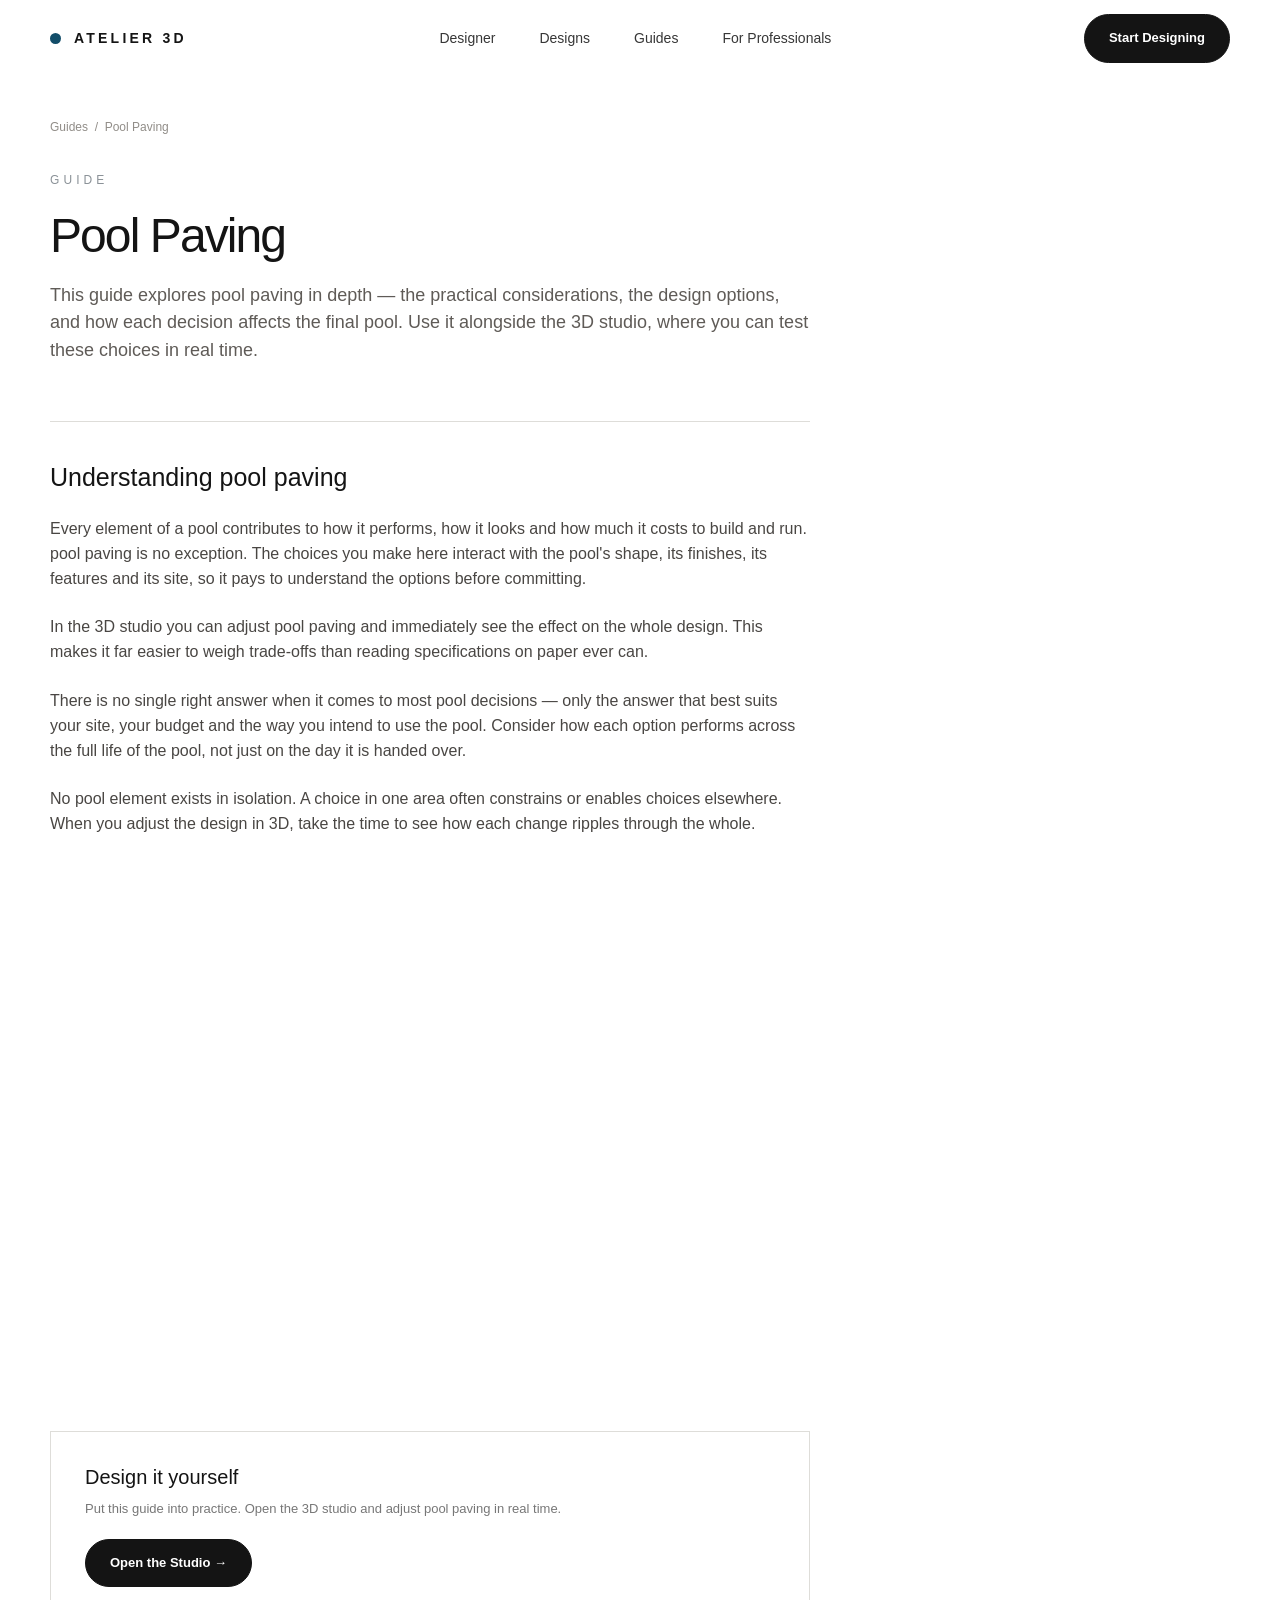
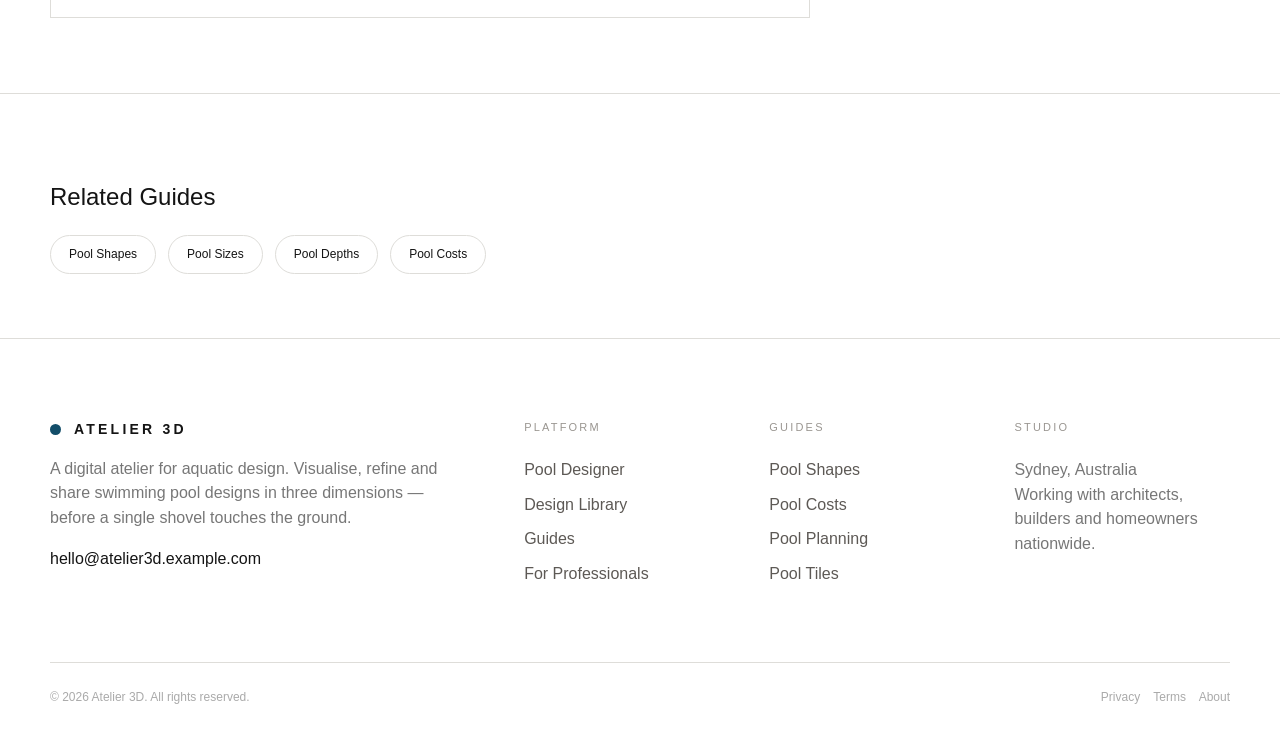
<file: guides/pool-paving/index.html>
<!doctype html><html lang="en"><head><meta charset="utf-8"><meta name="viewport" content="width=device-width,initial-scale=1">
<title>Pool Paving | Atelier 3D</title><meta name="description" content="Atelier 3D pool design studio">
<link rel="stylesheet" href="../../assets/css/site.css"></head><body>

<header class="site-header"><div class="shell nav-wrap">
<a class="brand" href="../../index.html"><span class="brand-dot"></span>ATELIER 3D</a>
<nav class="main-nav">
<a href="../../pool-designer/index.html">Designer</a>
<a href="../../pool-designs/index.html">Designs</a>
<a href="../../guides/index.html">Guides</a>
<a href="../../professionals/index.html">For Professionals</a>
</nav>
<a class="btn btn-dark" href="../../pool-designer/index.html">Start Designing</a>
<button class="mobile-toggle" aria-label="Open menu">☰</button>
</div></header><main><section class="shell"><article class="article"><div class="article-head"><div class="breadcrumb">Guides &nbsp;/&nbsp; Pool Paving</div><div class="eyebrow">Guide</div><h1>Pool Paving</h1><p class="intro">This guide explores pool paving in depth — the practical considerations, the design options, and how each decision affects the final pool. Use it alongside the 3D studio, where you can test these choices in real time.</p></div>
<div class="article-body"><h2>Understanding pool paving</h2><p>Every element of a pool contributes to how it performs, how it looks and how much it costs to build and run. pool paving is no exception. The choices you make here interact with the pool's shape, its finishes, its features and its site, so it pays to understand the options before committing.</p><p>In the 3D studio you can adjust pool paving and immediately see the effect on the whole design. This makes it far easier to weigh trade-offs than reading specifications on paper ever can.</p><p>There is no single right answer when it comes to most pool decisions — only the answer that best suits your site, your budget and the way you intend to use the pool. Consider how each option performs across the full life of the pool, not just on the day it is handed over.</p><p>No pool element exists in isolation. A choice in one area often constrains or enables choices elsewhere. When you adjust the design in 3D, take the time to see how each change ripples through the whole.</p><div class="article-spacer"></div>
<div class="cta-box"><h3>Design it yourself</h3><p>Put this guide into practice. Open the 3D studio and adjust pool paving in real time.</p><a class="btn btn-dark" href="../../pool-designer/index.html">Open the Studio →</a></div></div></article></section>
<section class="related"><div class="shell"><h2 style="font-weight:400">Related Guides</h2><div class="pills"><a class="pill" href="../pool-shapes/index.html">Pool Shapes</a><a class="pill" href="../pool-sizes/index.html">Pool Sizes</a><a class="pill" href="../pool-depths/index.html">Pool Depths</a><a class="pill" href="../pool-costs/index.html">Pool Costs</a></div></div></section></main>
<footer class="site-footer"><div class="shell">
<div class="footer-grid">
<div><a class="brand" href="../../index.html"><span class="brand-dot"></span>ATELIER 3D</a>
<p class="footer-copy">A digital atelier for aquatic design. Visualise, refine and share swimming pool designs in three dimensions — before a single shovel touches the ground.</p>
<p>hello@atelier3d.example.com</p></div>
<div class="footer-col"><div class="footer-title">Platform</div><a href="../../pool-designer/index.html">Pool Designer</a><a href="../../pool-designs/index.html">Design Library</a><a href="../../guides/index.html">Guides</a><a href="../../professionals/index.html">For Professionals</a></div>
<div class="footer-col"><div class="footer-title">Guides</div><a href="../../guides/pool-shapes/index.html">Pool Shapes</a><a href="../../guides/pool-costs/index.html">Pool Costs</a><a href="../../guides/pool-planning/index.html">Pool Planning</a><a href="../../guides/pool-tiles/index.html">Pool Tiles</a></div>
<div class="footer-col"><div class="footer-title">Studio</div><p class="footer-copy">Sydney, Australia<br>Working with architects, builders and homeowners nationwide.</p></div>
</div>
<div class="footer-bottom"><span>© 2026 Atelier 3D. All rights reserved.</span><span><a href="../../privacy-policy/index.html">Privacy</a>&nbsp;&nbsp;&nbsp; <a href="../../terms-and-conditions/index.html">Terms</a>&nbsp;&nbsp;&nbsp; <a href="../../about/index.html">About</a></span></div>
</div></footer>
<script src="../../assets/js/site.js"></script></body></html>
</file>
<file: assets/css/site.css>
:root{
  --ink:#141414;--muted:#716e6a;--line:#deddd9;--soft:#f7f6f3;
  --blue:#124d69;--warm:#8f7356;--max:1180px
}
*{box-sizing:border-box}html{scroll-behavior:smooth}body{margin:0;color:var(--ink);
font-family:Inter,Arial,Helvetica,sans-serif;background:#fff;font-size:16px;line-height:1.55}
a{color:inherit;text-decoration:none}img{display:block;max-width:100%}
.site-header{height:78px;display:flex;align-items:center;border-bottom:0 solid var(--line)}
.shell{width:min(var(--max),calc(100% - 44px));margin:auto}
.nav-wrap{display:flex;align-items:center;justify-content:space-between;gap:28px}
.brand{display:flex;align-items:center;gap:13px;font-size:14px;letter-spacing:.23em;font-weight:600;white-space:nowrap}
.brand-dot{width:11px;height:11px;border-radius:50%;background:var(--blue)}
.main-nav{display:flex;gap:44px;font-size:14px;color:#373737}
.btn{display:inline-flex;align-items:center;justify-content:center;gap:10px;border-radius:999px;padding:13px 24px;
font-size:13px;font-weight:600;border:1px solid var(--ink);transition:.18s}
.btn-dark{background:var(--ink);color:#fff}.btn-light{background:#fff;color:var(--ink)}
.btn:hover{transform:translateY(-1px)}
.mobile-toggle{display:none;background:none;border:0;font-size:24px}
.eyebrow{font-size:12px;letter-spacing:.34em;text-transform:uppercase;color:#8a9197;margin-bottom:22px}
.hero{min-height:720px;color:#fff;background:
linear-gradient(90deg,rgba(0,0,0,.62),rgba(0,0,0,.16)),
url("../images/infinity-edge.jpg") center/cover no-repeat;display:flex;align-items:center}
.hero-inner{max-width:650px;padding:90px 0}
.hero h1,.display{font-weight:300;letter-spacing:-.045em;line-height:1.02;margin:0}
.hero h1{font-size:clamp(48px,6vw,82px)}
.hero p{max-width:570px;font-size:18px;color:rgba(255,255,255,.88);margin:28px 0 34px}
.hero-actions{display:flex;gap:12px;flex-wrap:wrap}
.trust{padding:38px 0;border-bottom:1px solid var(--line);text-align:center;color:#999;font-size:12px;letter-spacing:.24em;text-transform:uppercase}
.trust-list{margin-top:22px;display:flex;justify-content:center;gap:70px;flex-wrap:wrap;color:#a5a09b;letter-spacing:0;text-transform:none;font-size:14px}
.section{padding:110px 0}.section-soft{background:#faf9f7}.section-dark{background:#121212;color:#fff}
.section-head{display:flex;align-items:end;justify-content:space-between;margin-bottom:48px;gap:30px}
.section-head h2,.page-title{font-weight:300;letter-spacing:-.04em;line-height:1.03;margin:0}
.section-head h2{font-size:clamp(42px,5vw,67px);max-width:680px}.page-title{font-size:clamp(48px,6vw,82px)}
.lead{font-size:20px;max-width:650px;color:var(--muted);margin-top:24px}
.feature-grid,.steps-grid,.role-grid{display:grid;grid-template-columns:repeat(2,1fr);border-top:1px solid var(--line);border-left:1px solid var(--line)}
.feature-card,.step-card,.role-card{padding:36px;border-right:1px solid var(--line);border-bottom:1px solid var(--line);min-height:175px}
.feature-card h3,.step-card h3,.role-card h3{font-size:19px;font-weight:500;margin:16px 0 10px}
.feature-card p,.step-card p,.role-card p{color:var(--muted);font-size:14px;margin:0}.icon{font-size:18px;color:var(--blue)}
.design-grid{display:grid;grid-template-columns:repeat(2,1fr);gap:28px}
.design-card{border:1px solid var(--line);background:#fff}.design-card img{width:100%;aspect-ratio:1.52/1;object-fit:cover}
.design-copy{padding:26px 28px 28px;position:relative}.design-copy h3{font-size:28px;font-weight:400;margin:0 0 6px;letter-spacing:-.03em}
.design-copy p{margin:0;color:#8b8782}.arrow{position:absolute;right:27px;top:28px;color:#8b8782}
.page-hero{padding:75px 0 85px}.page-hero .lead{font-size:20px}
.guide-grid{display:grid;grid-template-columns:1fr 1fr;border-left:1px solid var(--line);border-top:1px solid var(--line)}
.guide-card{padding:44px 42px;min-height:190px;border-right:1px solid var(--line);border-bottom:1px solid var(--line)}
.guide-card .num{font-family:Georgia,serif;font-style:italic;color:var(--blue);font-size:14px}.guide-card h2{font-size:24px;margin:27px 0 22px}
.guide-card span{color:#aaa}
.article{max-width:760px}.article-head{padding:40px 0 38px;border-bottom:1px solid var(--line)}
.breadcrumb{font-size:12px;color:#918d88;margin-bottom:34px}.article h1{font-size:48px;font-weight:300;letter-spacing:-.04em;line-height:1.05;margin:10px 0 20px}
.article .intro{font-size:18px;color:#5f5b57}.article-body{padding-top:36px}.article-body h2{font-size:25px;font-weight:400;margin:0 0 20px}
.article-body p{color:#494643;margin:0 0 24px}.article-spacer{min-height:520px}
.cta-box{border:1px solid var(--line);padding:30px 34px;margin:50px 0 75px}.cta-box h3{font-size:20px;font-weight:400;margin:0 0 6px}.cta-box p{font-size:13px;color:#777;margin:0 0 20px}
.related{border-top:1px solid var(--line);padding:64px 0}.pills{display:flex;gap:12px;flex-wrap:wrap}.pill{border:1px solid var(--line);border-radius:999px;padding:9px 18px;font-size:12px}
.detail-hero{padding:42px 0}.detail-image{width:100%;aspect-ratio:1.52/1;object-fit:cover}
.detail-content{padding:30px 0 80px}.detail-content h1{font-size:54px;font-weight:300;letter-spacing:-.04em;margin:10px 0 0}
.subtitle{color:#807c77}.detail-description{max-width:1050px;color:#5c5854;font-size:18px;margin:34px 0}.specs{margin-top:72px}
.specs h2,.related-designs h2{font-weight:400;font-size:25px}.spec-grid{display:grid;grid-template-columns:1fr 1fr;border-left:1px solid var(--line);border-top:1px solid var(--line)}
.spec{padding:30px;border-right:1px solid var(--line);border-bottom:1px solid var(--line)}.spec small{display:block;color:#9aa1a5;letter-spacing:.1em;text-transform:uppercase;margin-bottom:8px}
.related-designs{padding:70px 0;border-top:1px solid var(--line)}.related-cards{display:grid;grid-template-columns:repeat(3,1fr);gap:28px;margin-top:32px}
.related-card{border:1px solid var(--line)}.related-card img{aspect-ratio:1.5/1;object-fit:cover;width:100%}.related-card div{padding:18px}.related-card h3{margin:0;font-size:18px}.related-card p{margin:4px 0 0;color:#999}
.prof-list{display:grid;gap:28px;margin-top:80px}.prof-card{border:1px solid var(--line);padding:45px}.prof-card h2{font-weight:400;font-size:26px}.prof-card p{color:var(--muted)}.prof-card li{margin:9px 0;color:#555}.prof-card li::marker{color:var(--blue)}
.dark-cta{text-align:center;padding:110px 20px}.dark-cta h2{font-size:42px;font-weight:300;margin:0 0 30px}
.designer-wrap{padding:30px 0 80px}.designer-frame{width:100%;height:78vh;min-height:680px;border:1px solid var(--line);background:#111}
.site-footer{padding:80px 0 30px;border-top:1px solid var(--line)}
.footer-grid{display:grid;grid-template-columns:1.5fr .65fr .65fr .8fr;gap:70px}.footer-title{font-size:11px;letter-spacing:.2em;color:#9a9691;text-transform:uppercase;margin-bottom:22px}
.footer-copy{color:#777;max-width:410px}.footer-col a{display:block;margin:10px 0;color:#5d5955}
.footer-bottom{border-top:1px solid var(--line);margin-top:65px;padding-top:25px;display:flex;justify-content:space-between;color:#aaa;font-size:12px}
@media(max-width:760px){
 .shell{width:min(100% - 30px,var(--max))}.site-header{height:64px}.main-nav{display:none;position:absolute;top:64px;left:0;right:0;background:#fff;padding:24px;flex-direction:column;gap:18px;z-index:20;border-bottom:1px solid var(--line)}
 .main-nav.open{display:flex}.mobile-toggle{display:block}.nav-wrap>.btn{display:none}
 .hero{min-height:680px}.hero-inner{padding:70px 0}.hero h1{font-size:48px}
 .section{padding:75px 0}.feature-grid,.steps-grid,.role-grid,.design-grid,.guide-grid,.spec-grid{grid-template-columns:1fr}
 .guide-card{min-height:150px}.section-head{align-items:start;flex-direction:column}
 .article-spacer{min-height:270px}.detail-content h1{font-size:43px}.related-cards{grid-template-columns:1fr}
 .footer-grid{grid-template-columns:1fr 1fr;gap:40px}.footer-grid>div:first-child{grid-column:1/-1}.footer-bottom{align-items:flex-start;gap:20px;flex-direction:column}
 .designer-frame{height:72vh;min-height:560px}
}


/* Pool Designer page */
.studio-page{background:#fff}
.studio-shell{display:grid;grid-template-columns:255px minmax(0,1fr) 255px;min-height:760px;border-top:1px solid var(--line);border-bottom:1px solid var(--line)}
.studio-side{background:#faf9f7;padding:34px 24px;border-right:1px solid var(--line)}
.studio-side.right{border-right:0;border-left:1px solid var(--line);padding:22px 18px}
.studio-side .eyebrow{margin-bottom:12px}
.studio-side h1{font-size:29px;font-weight:300;line-height:1.08;letter-spacing:-.035em;margin:0 0 18px}
.studio-side p{font-size:13px;color:#68645f;line-height:1.55}
.studio-steps{list-style:none;padding:0;margin:26px 0}
.studio-steps li{display:grid;grid-template-columns:24px 1fr;gap:8px;margin:16px 0;font-size:12px;color:#5f5b56}
.studio-steps strong{font-family:Georgia,serif;font-size:12px;color:var(--blue);font-weight:400}
.studio-stats{display:grid;grid-template-columns:1fr 1fr;gap:16px 12px;padding-top:22px;border-top:1px solid var(--line)}
.studio-stat small{display:block;font-size:9px;color:#a39f99;letter-spacing:.08em;text-transform:uppercase}
.studio-stat span{font-size:12px}
.studio-stage{position:relative;background:#b7b8b4;min-width:0}
.studio-stage iframe{display:block;width:100%;height:100%;min-height:760px;border:0;background:#b7b8b4}
.studio-overlay-card{position:absolute;left:18px;bottom:18px;display:grid;grid-template-columns:repeat(4,auto);gap:18px;background:rgba(255,255,255,.92);padding:12px 16px;border:1px solid rgba(0,0,0,.08);font-size:10px;pointer-events:none}
.studio-overlay-card small{display:block;color:#9a9691;font-size:8px;text-transform:uppercase}
.controls-head{display:flex;justify-content:space-between;align-items:center;font-size:11px;letter-spacing:.16em;text-transform:uppercase;margin-bottom:28px}
.control-group{margin-bottom:27px}
.control-label{font-size:9px;letter-spacing:.13em;text-transform:uppercase;color:#8c8883;margin-bottom:10px}
.shape-options,.tile-options{display:flex;gap:7px;flex-wrap:wrap}
.chip{border:1px solid var(--line);border-radius:999px;padding:6px 10px;font-size:9px;background:#fff}
.chip.active{background:#151515;color:#fff;border-color:#151515}
.slider-row{display:grid;grid-template-columns:1fr 40px;align-items:center;gap:8px;margin-top:9px}
.slider-row input{width:100%;accent-color:var(--blue)}
.slider-row span{text-align:right;font-size:10px}
.tile-option{display:flex;align-items:center;gap:6px;border:1px solid var(--line);padding:7px 9px;font-size:9px;background:#fff}
.swatch{width:10px;height:10px;border-radius:50%;background:var(--blue)}
.switch-row{display:flex;justify-content:space-between;align-items:center;font-size:10px;margin:12px 0}
.switch{width:31px;height:17px;border-radius:999px;background:#ddd;position:relative}
.switch::after{content:"";position:absolute;width:13px;height:13px;border-radius:50%;background:#fff;top:2px;left:2px;box-shadow:0 1px 3px rgba(0,0,0,.2)}
.switch.on{background:var(--blue)}.switch.on::after{left:16px}
.control-actions{display:grid;gap:10px;margin-top:28px}
.control-actions .btn{width:100%;padding:11px 14px;font-size:10px}
.instructions-section,.faq-section,.learn-section{padding:80px 0}
.instructions-section{background:#fff}.faq-section{background:#faf9f7;border-top:1px solid var(--line);border-bottom:1px solid var(--line)}
.content-narrow{max-width:760px;margin:auto}
.content-narrow h2{font-weight:300;font-size:36px;letter-spacing:-.035em;margin:0 0 36px}
.instruction-grid{display:grid;grid-template-columns:repeat(3,1fr);border-left:1px solid var(--line);border-top:1px solid var(--line)}
.instruction-card{min-height:130px;padding:20px;border-right:1px solid var(--line);border-bottom:1px solid var(--line)}
.instruction-card strong{font-family:Georgia,serif;color:var(--blue);font-size:11px;font-weight:400}
.instruction-card p{font-size:12px;margin:18px 0 0;color:#5e5a55}
.faq-list{border-top:1px solid var(--line)}
.faq-item{border-bottom:1px solid var(--line);padding:20px 0}
.faq-item summary{cursor:pointer;font-size:14px;font-weight:500;list-style:none;display:flex;justify-content:space-between}
.faq-item summary::-webkit-details-marker{display:none}
.faq-item p{font-size:13px;color:var(--muted);max-width:650px}
@media(max-width:1050px){
 .studio-shell{grid-template-columns:220px minmax(0,1fr)}
 .studio-side.right{grid-column:1/-1;border-left:0;border-top:1px solid var(--line);display:grid;grid-template-columns:repeat(3,1fr);gap:18px}
 .controls-head,.control-actions{grid-column:1/-1}
}
@media(max-width:760px){
 .studio-shell{display:block}
 .studio-side{border-right:0;border-bottom:1px solid var(--line)}
 .studio-stage iframe{min-height:620px}
 .studio-side.right{display:block;border-top:1px solid var(--line)}
 .instruction-grid{grid-template-columns:1fr}
 .studio-overlay-card{grid-template-columns:repeat(2,auto)}
}

/* Homepage hero alignment and full-bleed header overlay */
.home-page .site-header{position:absolute;inset:0 0 auto 0;z-index:20;color:#fff;background:transparent}
.home-page .main-nav{color:#fff}
.home-page .brand-dot{background:#fff}
.home-page .hero{min-height:850px;padding-top:78px}
.home-page .hero-inner{width:min(var(--max),calc(100% - 44px));max-width:none;margin:0 auto;padding:90px 0}
.home-page .hero-copy{max-width:690px;margin:0}
@media(max-width:760px){.home-page .site-header{color:#fff}.home-page .main-nav{color:var(--ink);background:#fff}.home-page .brand-dot{background:#fff}.home-page .hero{min-height:760px;padding-top:64px}.home-page .hero-inner{width:min(100% - 30px,var(--max));padding:78px 0 60px}.home-page .hero-copy{max-width:100%}}


/* Persistent translucent navigation ribbon */
.site-header{
  position:fixed;
  top:0;
  right:0;
  left:0;
  z-index:1000;
  width:100%;
  background:rgba(255,255,255,.96);
  border-bottom:1px solid transparent;
  transition:
    background-color .22s ease,
    border-color .22s ease,
    box-shadow .22s ease,
    color .22s ease,
    backdrop-filter .22s ease;
}
body:not(.home-page){
  padding-top:78px;
}
.site-header.is-scrolled{
  background:rgba(255,255,255,.82);
  border-bottom-color:rgba(20,20,20,.10);
  box-shadow:0 8px 28px rgba(20,20,20,.08);
  -webkit-backdrop-filter:blur(16px) saturate(150%);
  backdrop-filter:blur(16px) saturate(150%);
  color:var(--ink);
}
.site-header.is-scrolled .main-nav{
  color:#373737;
}
.site-header.is-scrolled .brand-dot{
  background:var(--blue);
}

/* The homepage begins with the photograph behind the navigation. */
.home-page .site-header{
  position:fixed;
}
.home-page .site-header:not(.is-scrolled){
  background:transparent;
  border-bottom-color:transparent;
  box-shadow:none;
  color:#fff;
  -webkit-backdrop-filter:none;
  backdrop-filter:none;
}
.home-page .site-header:not(.is-scrolled) .main-nav{
  color:#fff;
}
.home-page .site-header:not(.is-scrolled) .brand-dot{
  background:#fff;
}
@media(max-width:760px){
  body:not(.home-page){
    padding-top:64px;
  }
  .site-header.is-scrolled .main-nav,
  .home-page .site-header:not(.is-scrolled) .main-nav{
    color:var(--ink);
    background:rgba(255,255,255,.97);
    -webkit-backdrop-filter:blur(16px);
    backdrop-filter:blur(16px);
  }
}
</file>
